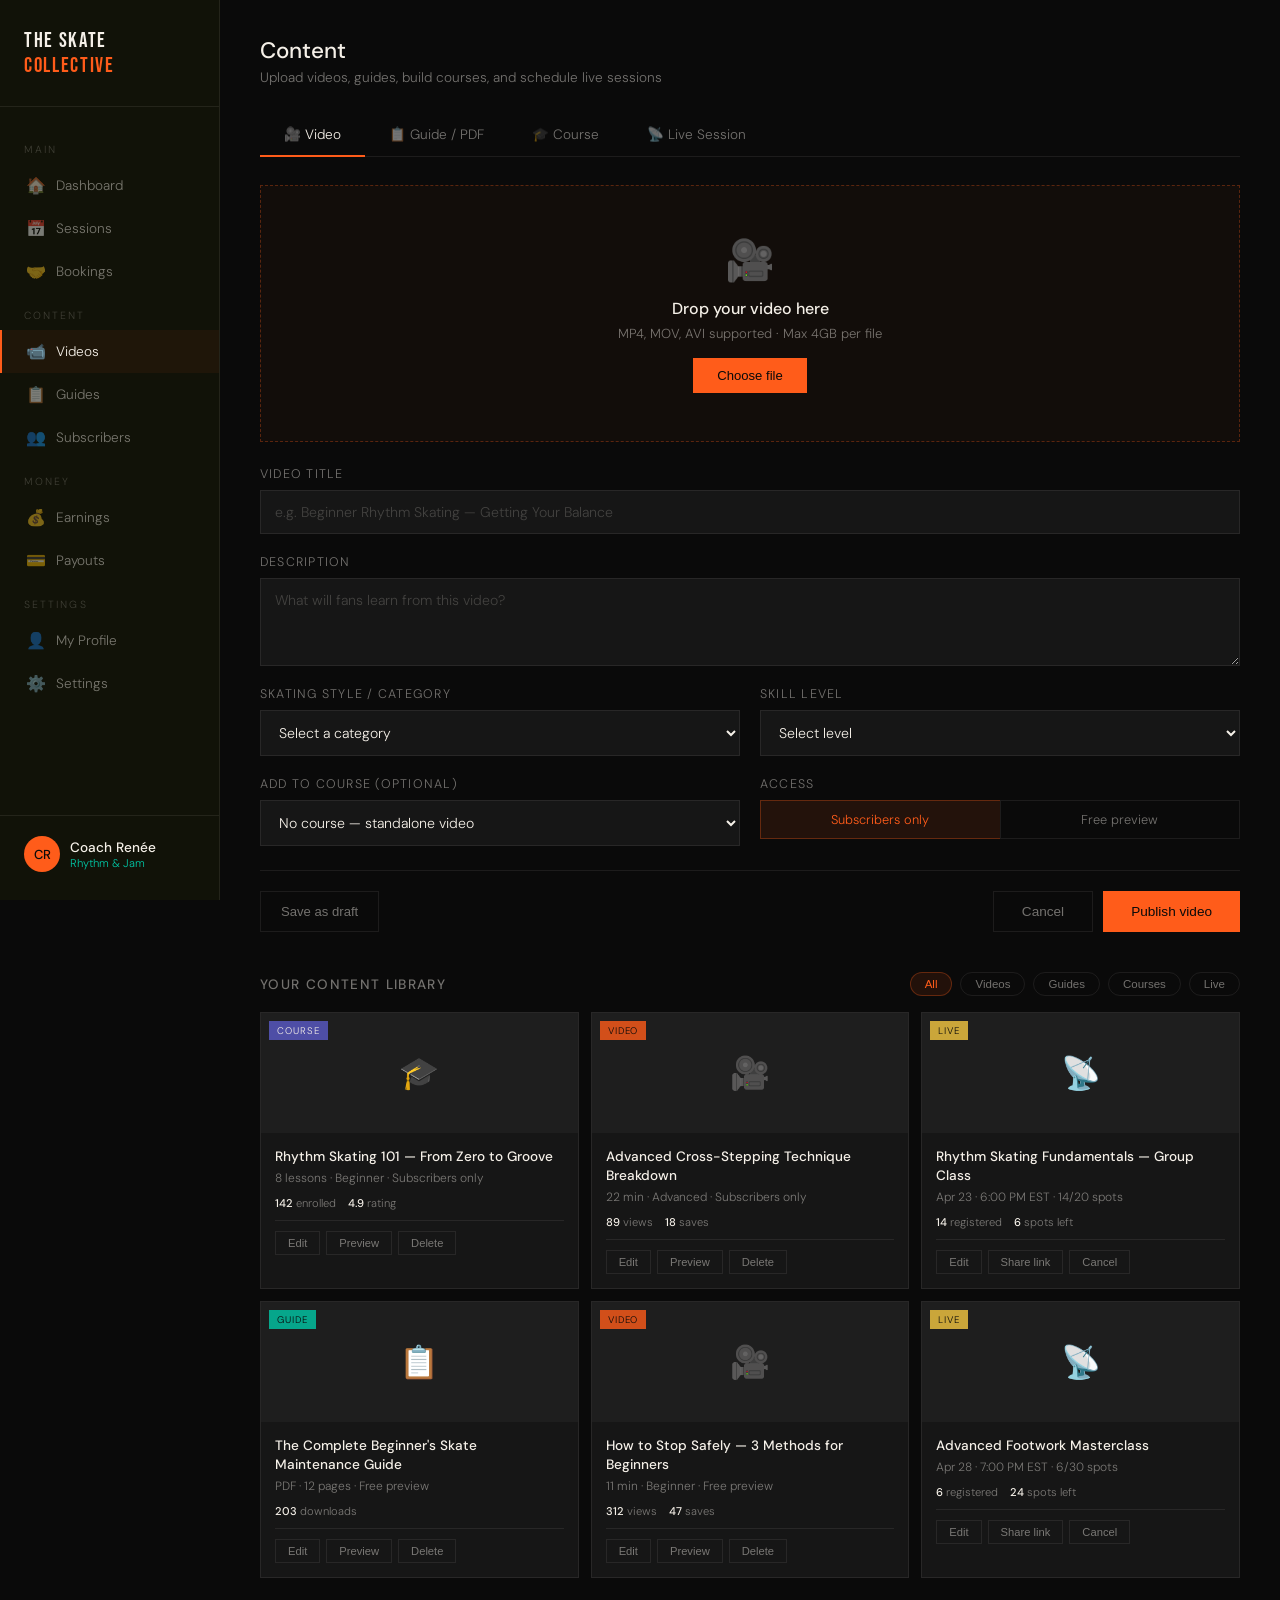
<file: files/content-upload.html>
<!DOCTYPE html>
<html lang="en">
<head>
<meta charset="UTF-8">
<meta name="viewport" content="width=device-width, initial-scale=1.0">
<title>Content — The Skate Collective</title>
<link href="https://fonts.googleapis.com/css2?family=Bebas+Neue&family=DM+Sans:ital,wght@0,300;0,400;0,500;1,300&display=swap" rel="stylesheet">
<style>
  :root {
    --black: #0a0a0a; --white: #f5f0e8; --orange: #ff5c1a;
    --yellow: #f5c842; --teal: #00c9a7; --dark: #111208;
    --card: #161616; --border: rgba(245,240,232,0.08); --muted: rgba(245,240,232,0.45);
  }
  * { margin: 0; padding: 0; box-sizing: border-box; }
  body { background: var(--black); color: var(--white); font-family: 'DM Sans', sans-serif; font-weight: 300; min-height: 100vh; display: flex; }

  /* Sidebar */
  .sidebar { width: 220px; flex-shrink: 0; background: var(--dark); border-right: 1px solid var(--border); display: flex; flex-direction: column; padding: 28px 0; position: fixed; top: 0; left: 0; bottom: 0; }
  .sidebar-logo { font-family: 'Bebas Neue', sans-serif; font-size: 1.3rem; letter-spacing: 0.08em; padding: 0 24px 28px; border-bottom: 1px solid var(--border); margin-bottom: 20px; }
  .sidebar-logo span { color: var(--orange); }
  .nav-item { display: flex; align-items: center; gap: 12px; padding: 11px 24px; font-size: 0.85rem; color: var(--muted); cursor: pointer; transition: all 0.2s; border-left: 2px solid transparent; text-decoration: none; }
  .nav-item:hover { color: var(--white); background: rgba(255,255,255,0.03); }
  .nav-item.active { color: var(--white); border-left-color: var(--orange); background: rgba(255,92,26,0.06); }
  .nav-icon { font-size: 16px; width: 18px; text-align: center; }
  .nav-section { font-size: 0.65rem; letter-spacing: 0.2em; text-transform: uppercase; color: rgba(245,240,232,0.2); padding: 16px 24px 8px; }
  .sidebar-bottom { margin-top: auto; padding: 20px 24px 0; border-top: 1px solid var(--border); }
  .trainer-mini { display: flex; align-items: center; gap: 10px; }
  .trainer-avatar { width: 36px; height: 36px; border-radius: 50%; background: var(--orange); display: flex; align-items: center; justify-content: center; font-size: 13px; font-weight: 500; color: var(--black); flex-shrink: 0; }
  .trainer-mini-name { font-size: 0.85rem; font-weight: 500; }
  .trainer-mini-tag { font-size: 0.7rem; color: var(--teal); }

  /* Main */
  .main { margin-left: 220px; flex: 1; padding: 36px 40px; }
  .page-header { display: flex; justify-content: space-between; align-items: flex-start; margin-bottom: 28px; flex-wrap: wrap; gap: 16px; }
  .page-title { font-size: 1.4rem; font-weight: 500; margin-bottom: 4px; }
  .page-sub { font-size: 0.85rem; color: var(--muted); }

  /* Content type tabs */
  .type-tabs { display: flex; gap: 0; margin-bottom: 28px; border-bottom: 1px solid var(--border); }
  .type-tab { padding: 12px 24px; font-size: 0.85rem; color: var(--muted); cursor: pointer; border-bottom: 2px solid transparent; margin-bottom: -1px; transition: all 0.2s; }
  .type-tab:hover { color: var(--white); }
  .type-tab.active { color: var(--white); border-bottom-color: var(--orange); }

  /* Upload area */
  .upload-zone {
    border: 1.5px dashed rgba(255,92,26,0.3); background: rgba(255,92,26,0.03);
    padding: 48px 24px; text-align: center; margin-bottom: 24px;
    transition: all 0.2s; cursor: pointer;
  }
  .upload-zone:hover { border-color: var(--orange); background: rgba(255,92,26,0.06); }
  .upload-icon { font-size: 2.5rem; margin-bottom: 12px; }
  .upload-title { font-size: 1rem; font-weight: 500; margin-bottom: 6px; }
  .upload-sub { font-size: 0.82rem; color: var(--muted); margin-bottom: 16px; }
  .upload-btn { background: var(--orange); color: var(--black); border: none; padding: 10px 24px; font-size: 0.82rem; font-weight: 500; cursor: pointer; transition: background 0.2s; }
  .upload-btn:hover { background: var(--yellow); }

  /* Form grid */
  .form-grid { display: grid; grid-template-columns: 1fr 1fr; gap: 20px; margin-bottom: 24px; }
  .form-full { grid-column: 1 / -1; }
  .field { display: flex; flex-direction: column; gap: 8px; }
  .field label { font-size: 0.78rem; letter-spacing: 0.1em; text-transform: uppercase; color: var(--muted); }
  .field input, .field textarea, .field select {
    background: var(--card); border: 1px solid var(--border); color: var(--white);
    padding: 12px 14px; font-family: 'DM Sans', sans-serif; font-size: 0.88rem;
    font-weight: 300; outline: none; transition: border-color 0.2s; width: 100%;
  }
  .field input:focus, .field textarea:focus, .field select:focus { border-color: rgba(255,92,26,0.5); }
  .field textarea { min-height: 88px; resize: vertical; }
  .field select option { background: #1a1a1a; }
  .field input::placeholder, .field textarea::placeholder { color: rgba(245,240,232,0.2); }

  /* Access toggle */
  .access-toggle { display: flex; gap: 0; }
  .access-opt { flex: 1; padding: 10px; text-align: center; font-size: 0.8rem; border: 1px solid var(--border); cursor: pointer; transition: all 0.2s; color: var(--muted); }
  .access-opt:first-child { border-right: none; }
  .access-opt.active { background: rgba(255,92,26,0.1); border-color: rgba(255,92,26,0.3); color: var(--orange); }

  /* Form actions */
  .form-actions { display: flex; justify-content: space-between; align-items: center; padding-top: 20px; border-top: 1px solid var(--border); }
  .btn-primary { background: var(--orange); color: var(--black); padding: 12px 28px; font-size: 0.85rem; font-weight: 500; border: none; cursor: pointer; transition: background 0.2s; }
  .btn-primary:hover { background: var(--yellow); }
  .btn-outline { background: transparent; color: var(--muted); padding: 12px 28px; font-size: 0.85rem; border: 1px solid var(--border); cursor: pointer; }
  .btn-draft { background: transparent; color: var(--muted); padding: 12px 20px; font-size: 0.82rem; border: 1px solid var(--border); cursor: pointer; transition: all 0.2s; }
  .btn-draft:hover { color: var(--white); }

  /* Content library */
  .library-header { display: flex; justify-content: space-between; align-items: center; margin-bottom: 16px; margin-top: 40px; }
  .library-title { font-size: 0.85rem; font-weight: 500; letter-spacing: 0.1em; text-transform: uppercase; color: var(--muted); }
  .library-filters { display: flex; gap: 8px; }
  .filter-pill { font-size: 0.72rem; padding: 5px 14px; border: 1px solid var(--border); color: var(--muted); cursor: pointer; transition: all 0.2s; border-radius: 20px; background: transparent; }
  .filter-pill.active { background: rgba(255,92,26,0.1); border-color: rgba(255,92,26,0.3); color: var(--orange); }

  /* Content grid */
  .content-grid { display: grid; grid-template-columns: repeat(3, 1fr); gap: 12px; }
  .content-card { background: var(--card); border: 1px solid var(--border); overflow: hidden; transition: border-color 0.2s; }
  .content-card:hover { border-color: rgba(255,92,26,0.3); }
  .content-thumb { height: 120px; background: #1e1e1e; display: flex; align-items: center; justify-content: center; font-size: 2rem; position: relative; }
  .content-type-badge { position: absolute; top: 8px; left: 8px; font-size: 0.6rem; padding: 3px 8px; letter-spacing: 0.1em; text-transform: uppercase; }
  .badge-video { background: rgba(255,92,26,0.8); color: var(--black); }
  .badge-guide { background: rgba(0,201,167,0.8); color: var(--black); }
  .badge-live { background: rgba(245,200,66,0.8); color: var(--black); }
  .badge-course { background: rgba(90,90,200,0.8); color: var(--white); }
  .content-info { padding: 14px; }
  .content-name { font-size: 0.85rem; font-weight: 500; margin-bottom: 4px; line-height: 1.4; }
  .content-meta { font-size: 0.75rem; color: var(--muted); margin-bottom: 10px; }
  .content-stats { display: flex; gap: 12px; }
  .content-stat { font-size: 0.7rem; color: var(--muted); }
  .content-stat span { color: var(--white); font-weight: 500; }
  .content-actions { display: flex; gap: 6px; margin-top: 10px; padding-top: 10px; border-top: 1px solid var(--border); }
  .act-btn { font-size: 0.7rem; padding: 5px 12px; border: 1px solid var(--border); background: transparent; color: var(--muted); cursor: pointer; transition: all 0.2s; }
  .act-btn:hover { color: var(--white); border-color: rgba(245,240,232,0.3); }
  .act-btn.danger:hover { color: #e24b4a; border-color: rgba(226,75,74,0.3); }

  /* Course builder */
  .course-section { display: none; }
  .course-card { background: var(--card); border: 1px solid var(--border); padding: 20px; margin-bottom: 10px; display: flex; gap: 16px; align-items: center; }
  .course-drag { color: var(--muted); cursor: grab; font-size: 1rem; }
  .course-num { font-family: 'Bebas Neue', sans-serif; font-size: 1.4rem; color: rgba(255,92,26,0.4); min-width: 28px; }
  .course-info { flex: 1; }
  .course-lesson-name { font-size: 0.88rem; font-weight: 500; margin-bottom: 2px; }
  .course-lesson-meta { font-size: 0.75rem; color: var(--muted); }
  .add-lesson { border: 1.5px dashed var(--border); padding: 14px; text-align: center; font-size: 0.82rem; color: var(--muted); cursor: pointer; transition: all 0.2s; }
  .add-lesson:hover { border-color: rgba(255,92,26,0.3); color: var(--orange); }

  /* Live session form */
  .live-section { display: none; }

  /* Tabs content panels */
  .tab-panel { display: none; }
  .tab-panel.active { display: block; }

  @media (max-width: 900px) {
    .sidebar { display: none; }
    .main { margin-left: 0; padding: 24px 20px; }
    .form-grid { grid-template-columns: 1fr; }
    .content-grid { grid-template-columns: 1fr 1fr; }
  }
</style>
</head>
<body>

<aside class="sidebar">
  <div class="sidebar-logo">The Skate <span>Collective</span></div>
  <div class="nav-section">Main</div>
  <a class="nav-item"><span class="nav-icon">🏠</span> Dashboard</a>
  <a class="nav-item"><span class="nav-icon">📅</span> Sessions</a>
  <a class="nav-item"><span class="nav-icon">🤝</span> Bookings</a>
  <div class="nav-section">Content</div>
  <a class="nav-item active"><span class="nav-icon">📹</span> Videos</a>
  <a class="nav-item"><span class="nav-icon">📋</span> Guides</a>
  <a class="nav-item"><span class="nav-icon">👥</span> Subscribers</a>
  <div class="nav-section">Money</div>
  <a class="nav-item"><span class="nav-icon">💰</span> Earnings</a>
  <a class="nav-item"><span class="nav-icon">💳</span> Payouts</a>
  <div class="nav-section">Settings</div>
  <a class="nav-item"><span class="nav-icon">👤</span> My Profile</a>
  <a class="nav-item"><span class="nav-icon">⚙️</span> Settings</a>
  <div class="sidebar-bottom">
    <div class="trainer-mini">
      <div class="trainer-avatar">CR</div>
      <div>
        <div class="trainer-mini-name">Coach Renée</div>
        <div class="trainer-mini-tag">Rhythm & Jam</div>
      </div>
    </div>
  </div>
</aside>

<main class="main">
  <div class="page-header">
    <div>
      <div class="page-title">Content</div>
      <div class="page-sub">Upload videos, guides, build courses, and schedule live sessions</div>
    </div>
  </div>

  <!-- Type tabs -->
  <div class="type-tabs">
    <div class="type-tab active" onclick="switchTab('video', this)">🎥 Video</div>
    <div class="type-tab" onclick="switchTab('guide', this)">📋 Guide / PDF</div>
    <div class="type-tab" onclick="switchTab('course', this)">🎓 Course</div>
    <div class="type-tab" onclick="switchTab('live', this)">📡 Live Session</div>
  </div>

  <!-- VIDEO TAB -->
  <div class="tab-panel active" id="tab-video">
    <div class="upload-zone" onclick="simulateUpload()">
      <div class="upload-icon">🎥</div>
      <div class="upload-title">Drop your video here</div>
      <div class="upload-sub">MP4, MOV, AVI supported · Max 4GB per file</div>
      <button class="upload-btn">Choose file</button>
    </div>
    <div class="form-grid">
      <div class="field form-full">
        <label>Video title</label>
        <input type="text" placeholder="e.g. Beginner Rhythm Skating — Getting Your Balance">
      </div>
      <div class="field form-full">
        <label>Description</label>
        <textarea placeholder="What will fans learn from this video?"></textarea>
      </div>
      <div class="field">
        <label>Skating style / category</label>
        <select>
          <option value="">Select a category</option>
          <option>Rhythm Skating</option>
          <option>Jam Skating</option>
          <option>Artistic Skating</option>
          <option>Speed Skating</option>
          <option>Roller Derby</option>
          <option>Freestyle Slalom</option>
          <option>Dance Skating</option>
          <option>General / Beginner</option>
        </select>
      </div>
      <div class="field">
        <label>Skill level</label>
        <select>
          <option value="">Select level</option>
          <option>Beginner</option>
          <option>Intermediate</option>
          <option>Advanced</option>
          <option>All levels</option>
        </select>
      </div>
      <div class="field">
        <label>Add to course (optional)</label>
        <select>
          <option value="">No course — standalone video</option>
          <option>Rhythm Skating 101</option>
          <option>Advanced Footwork Series</option>
          <option>+ Create new course</option>
        </select>
      </div>
      <div class="field">
        <label>Access</label>
        <div class="access-toggle">
          <div class="access-opt active" onclick="setAccess(this)">Subscribers only</div>
          <div class="access-opt" onclick="setAccess(this)">Free preview</div>
        </div>
      </div>
    </div>
    <div class="form-actions">
      <button class="btn-draft">Save as draft</button>
      <div style="display:flex; gap:10px;">
        <button class="btn-outline" onclick="resetForm()">Cancel</button>
        <button class="btn-primary" onclick="publishContent('video')">Publish video</button>
      </div>
    </div>
  </div>

  <!-- GUIDE TAB -->
  <div class="tab-panel" id="tab-guide">
    <div class="upload-zone">
      <div class="upload-icon">📋</div>
      <div class="upload-title">Upload your guide or PDF</div>
      <div class="upload-sub">PDF, DOCX supported · Max 50MB</div>
      <button class="upload-btn">Choose file</button>
    </div>
    <div class="form-grid">
      <div class="field form-full">
        <label>Guide title</label>
        <input type="text" placeholder="e.g. The Complete Beginner's Skate Maintenance Guide">
      </div>
      <div class="field form-full">
        <label>Description</label>
        <textarea placeholder="What's in this guide? What will fans take away?"></textarea>
      </div>
      <div class="field">
        <label>Category</label>
        <select>
          <option>Training plan</option>
          <option>Technique breakdown</option>
          <option>Skate maintenance</option>
          <option>Nutrition & fitness</option>
          <option>Gear guide</option>
          <option>Other</option>
        </select>
      </div>
      <div class="field">
        <label>Access</label>
        <div class="access-toggle">
          <div class="access-opt active" onclick="setAccess(this)">Subscribers only</div>
          <div class="access-opt" onclick="setAccess(this)">Free preview</div>
        </div>
      </div>
    </div>
    <div class="form-actions">
      <button class="btn-draft">Save as draft</button>
      <div style="display:flex; gap:10px;">
        <button class="btn-outline">Cancel</button>
        <button class="btn-primary" onclick="publishContent('guide')">Publish guide</button>
      </div>
    </div>
  </div>

  <!-- COURSE TAB -->
  <div class="tab-panel" id="tab-course">
    <div class="form-grid" style="margin-bottom:24px;">
      <div class="field form-full">
        <label>Course name</label>
        <input type="text" placeholder="e.g. Rhythm Skating 101 — From Zero to Groove">
      </div>
      <div class="field form-full">
        <label>Course description</label>
        <textarea placeholder="What will students learn? Who is this course for?"></textarea>
      </div>
      <div class="field">
        <label>Difficulty level</label>
        <select>
          <option>Beginner</option>
          <option>Intermediate</option>
          <option>Advanced</option>
          <option>All levels</option>
        </select>
      </div>
      <div class="field">
        <label>Access</label>
        <div class="access-toggle">
          <div class="access-opt active" onclick="setAccess(this)">Subscribers only</div>
          <div class="access-opt" onclick="setAccess(this)">Free preview</div>
        </div>
      </div>
    </div>

    <div style="font-size:0.78rem; letter-spacing:0.1em; text-transform:uppercase; color:var(--muted); margin-bottom:12px;">Course lessons</div>

    <div id="lessons-list">
      <div class="course-card">
        <div class="course-drag">⠿</div>
        <div class="course-num">01</div>
        <div class="course-info">
          <div class="course-lesson-name">Introduction & What You'll Need</div>
          <div class="course-lesson-meta">Video · 8 min · Free preview</div>
        </div>
        <button class="act-btn">Edit</button>
        <button class="act-btn danger">Remove</button>
      </div>
      <div class="course-card">
        <div class="course-drag">⠿</div>
        <div class="course-num">02</div>
        <div class="course-info">
          <div class="course-lesson-name">Finding Your Balance & First Strides</div>
          <div class="course-lesson-meta">Video · 14 min · Subscribers only</div>
        </div>
        <button class="act-btn">Edit</button>
        <button class="act-btn danger">Remove</button>
      </div>
      <div class="course-card">
        <div class="course-drag">⠿</div>
        <div class="course-num">03</div>
        <div class="course-info">
          <div class="course-lesson-name">Basic Footwork Patterns</div>
          <div class="course-lesson-meta">Video · 18 min · Subscribers only</div>
        </div>
        <button class="act-btn">Edit</button>
        <button class="act-btn danger">Remove</button>
      </div>
    </div>
    <div class="add-lesson" onclick="addLesson()">+ Add lesson</div>

    <div class="form-actions" style="margin-top:24px;">
      <button class="btn-draft">Save as draft</button>
      <div style="display:flex; gap:10px;">
        <button class="btn-outline">Cancel</button>
        <button class="btn-primary" onclick="publishContent('course')">Publish course</button>
      </div>
    </div>
  </div>

  <!-- LIVE SESSION TAB -->
  <div class="tab-panel" id="tab-live">
    <div style="background:rgba(255,92,26,0.05); border:1px solid rgba(255,92,26,0.15); padding:16px 20px; margin-bottom:24px; font-size:0.85rem; color:var(--muted); line-height:1.6;">
      📡 Live sessions are hosted via Zoom. Make sure you have a Zoom account connected in your settings before scheduling.
    </div>
    <div class="form-grid">
      <div class="field form-full">
        <label>Session title</label>
        <input type="text" placeholder="e.g. Rhythm Skating Fundamentals — Group Class">
      </div>
      <div class="field form-full">
        <label>Description</label>
        <textarea placeholder="What will you cover? What should fans bring or prepare?"></textarea>
      </div>
      <div class="field">
        <label>Date</label>
        <input type="date">
      </div>
      <div class="field">
        <label>Start time</label>
        <input type="time">
      </div>
      <div class="field">
        <label>Duration</label>
        <select>
          <option>30 minutes</option>
          <option>45 minutes</option>
          <option selected>60 minutes</option>
          <option>90 minutes</option>
          <option>2 hours</option>
        </select>
      </div>
      <div class="field">
        <label>Max attendees</label>
        <input type="number" placeholder="e.g. 20" min="1" max="500">
      </div>
      <div class="field">
        <label>Session type</label>
        <select>
          <option>Included in subscription</option>
          <option>Pay per session (set price below)</option>
        </select>
      </div>
      <div class="field">
        <label>Price per attendee (if pay-per-session)</label>
        <input type="number" placeholder="e.g. 12" min="1">
      </div>
      <div class="field">
        <label>Skill level</label>
        <select>
          <option>All levels</option>
          <option>Beginner</option>
          <option>Intermediate</option>
          <option>Advanced</option>
        </select>
      </div>
      <div class="field">
        <label>Access</label>
        <div class="access-toggle">
          <div class="access-opt active" onclick="setAccess(this)">Subscribers only</div>
          <div class="access-opt" onclick="setAccess(this)">Open to all</div>
        </div>
      </div>
    </div>
    <div class="form-actions">
      <button class="btn-draft">Save as draft</button>
      <div style="display:flex; gap:10px;">
        <button class="btn-outline">Cancel</button>
        <button class="btn-primary" onclick="publishContent('live')">Schedule session</button>
      </div>
    </div>
  </div>

  <!-- Content library -->
  <div class="library-header">
    <div class="library-title">Your content library</div>
    <div class="library-filters">
      <button class="filter-pill active" onclick="filterLibrary('all', this)">All</button>
      <button class="filter-pill" onclick="filterLibrary('video', this)">Videos</button>
      <button class="filter-pill" onclick="filterLibrary('guide', this)">Guides</button>
      <button class="filter-pill" onclick="filterLibrary('course', this)">Courses</button>
      <button class="filter-pill" onclick="filterLibrary('live', this)">Live</button>
    </div>
  </div>

  <div class="content-grid" id="content-grid">
    <div class="content-card" data-type="course">
      <div class="content-thumb">🎓<span class="content-type-badge badge-course">Course</span></div>
      <div class="content-info">
        <div class="content-name">Rhythm Skating 101 — From Zero to Groove</div>
        <div class="content-meta">8 lessons · Beginner · Subscribers only</div>
        <div class="content-stats">
          <div class="content-stat"><span>142</span> enrolled</div>
          <div class="content-stat"><span>4.9</span> rating</div>
        </div>
        <div class="content-actions">
          <button class="act-btn">Edit</button>
          <button class="act-btn">Preview</button>
          <button class="act-btn danger">Delete</button>
        </div>
      </div>
    </div>
    <div class="content-card" data-type="video">
      <div class="content-thumb">🎥<span class="content-type-badge badge-video">Video</span></div>
      <div class="content-info">
        <div class="content-name">Advanced Cross-Stepping Technique Breakdown</div>
        <div class="content-meta">22 min · Advanced · Subscribers only</div>
        <div class="content-stats">
          <div class="content-stat"><span>89</span> views</div>
          <div class="content-stat"><span>18</span> saves</div>
        </div>
        <div class="content-actions">
          <button class="act-btn">Edit</button>
          <button class="act-btn">Preview</button>
          <button class="act-btn danger">Delete</button>
        </div>
      </div>
    </div>
    <div class="content-card" data-type="live">
      <div class="content-thumb">📡<span class="content-type-badge badge-live">Live</span></div>
      <div class="content-info">
        <div class="content-name">Rhythm Skating Fundamentals — Group Class</div>
        <div class="content-meta">Apr 23 · 6:00 PM EST · 14/20 spots</div>
        <div class="content-stats">
          <div class="content-stat"><span>14</span> registered</div>
          <div class="content-stat"><span>6</span> spots left</div>
        </div>
        <div class="content-actions">
          <button class="act-btn">Edit</button>
          <button class="act-btn">Share link</button>
          <button class="act-btn danger">Cancel</button>
        </div>
      </div>
    </div>
    <div class="content-card" data-type="guide">
      <div class="content-thumb">📋<span class="content-type-badge badge-guide">Guide</span></div>
      <div class="content-info">
        <div class="content-name">The Complete Beginner's Skate Maintenance Guide</div>
        <div class="content-meta">PDF · 12 pages · Free preview</div>
        <div class="content-stats">
          <div class="content-stat"><span>203</span> downloads</div>
        </div>
        <div class="content-actions">
          <button class="act-btn">Edit</button>
          <button class="act-btn">Preview</button>
          <button class="act-btn danger">Delete</button>
        </div>
      </div>
    </div>
    <div class="content-card" data-type="video">
      <div class="content-thumb">🎥<span class="content-type-badge badge-video">Video</span></div>
      <div class="content-info">
        <div class="content-name">How to Stop Safely — 3 Methods for Beginners</div>
        <div class="content-meta">11 min · Beginner · Free preview</div>
        <div class="content-stats">
          <div class="content-stat"><span>312</span> views</div>
          <div class="content-stat"><span>47</span> saves</div>
        </div>
        <div class="content-actions">
          <button class="act-btn">Edit</button>
          <button class="act-btn">Preview</button>
          <button class="act-btn danger">Delete</button>
        </div>
      </div>
    </div>
    <div class="content-card" data-type="live">
      <div class="content-thumb">📡<span class="content-type-badge badge-live">Live</span></div>
      <div class="content-info">
        <div class="content-name">Advanced Footwork Masterclass</div>
        <div class="content-meta">Apr 28 · 7:00 PM EST · 6/30 spots</div>
        <div class="content-stats">
          <div class="content-stat"><span>6</span> registered</div>
          <div class="content-stat"><span>24</span> spots left</div>
        </div>
        <div class="content-actions">
          <button class="act-btn">Edit</button>
          <button class="act-btn">Share link</button>
          <button class="act-btn danger">Cancel</button>
        </div>
      </div>
    </div>
  </div>
</main>

<script>
  function switchTab(tab, el) {
    document.querySelectorAll('.type-tab').forEach(t => t.classList.remove('active'));
    document.querySelectorAll('.tab-panel').forEach(p => p.classList.remove('active'));
    el.classList.add('active');
    document.getElementById('tab-' + tab).classList.add('active');
  }

  function setAccess(el) {
    const siblings = el.parentElement.querySelectorAll('.access-opt');
    siblings.forEach(s => s.classList.remove('active'));
    el.classList.add('active');
  }

  function simulateUpload() {
    const zone = document.querySelector('.upload-zone');
    zone.innerHTML = '<div class="upload-icon">⏳</div><div class="upload-title">Uploading...</div><div class="upload-sub" style="color:var(--orange)">my-skate-video.mp4 · 85%</div>';
    setTimeout(() => {
      zone.innerHTML = '<div class="upload-icon">✅</div><div class="upload-title">Upload complete!</div><div class="upload-sub">my-skate-video.mp4 · Ready to publish</div>';
    }, 1500);
  }

  function publishContent(type) {
    const labels = { video: 'Video published!', guide: 'Guide published!', course: 'Course published!', live: 'Session scheduled!' };
    const btn = event.target;
    btn.textContent = '✓ ' + labels[type];
    btn.style.background = 'var(--teal)';
    btn.disabled = true;
    setTimeout(() => {
      btn.textContent = type === 'live' ? 'Schedule session' : 'Publish ' + type;
      btn.style.background = '';
      btn.disabled = false;
    }, 2500);
  }

  function resetForm() {
    document.querySelectorAll('input, textarea').forEach(el => el.value = '');
  }

  let lessonCount = 3;
  function addLesson() {
    lessonCount++;
    const num = String(lessonCount).padStart(2, '0');
    const div = document.createElement('div');
    div.className = 'course-card';
    div.innerHTML = `
      <div class="course-drag">⠿</div>
      <div class="course-num">${num}</div>
      <div class="course-info">
        <input type="text" placeholder="Lesson title..." style="background:transparent; border:none; border-bottom:1px solid var(--border); color:var(--white); font-family:'DM Sans',sans-serif; font-size:0.88rem; width:100%; outline:none; padding:4px 0;">
        <div class="course-lesson-meta">New lesson · Add video or guide</div>
      </div>
      <button class="act-btn" onclick="this.closest('.course-card').remove()">Remove</button>
    `;
    document.getElementById('lessons-list').appendChild(div);
  }

  function filterLibrary(type, btn) {
    document.querySelectorAll('.filter-pill').forEach(p => p.classList.remove('active'));
    btn.classList.add('active');
    document.querySelectorAll('.content-card').forEach(card => {
      card.style.display = (type === 'all' || card.dataset.type === type) ? 'block' : 'none';
    });
  }
</script>
</body>
</html>
</file>
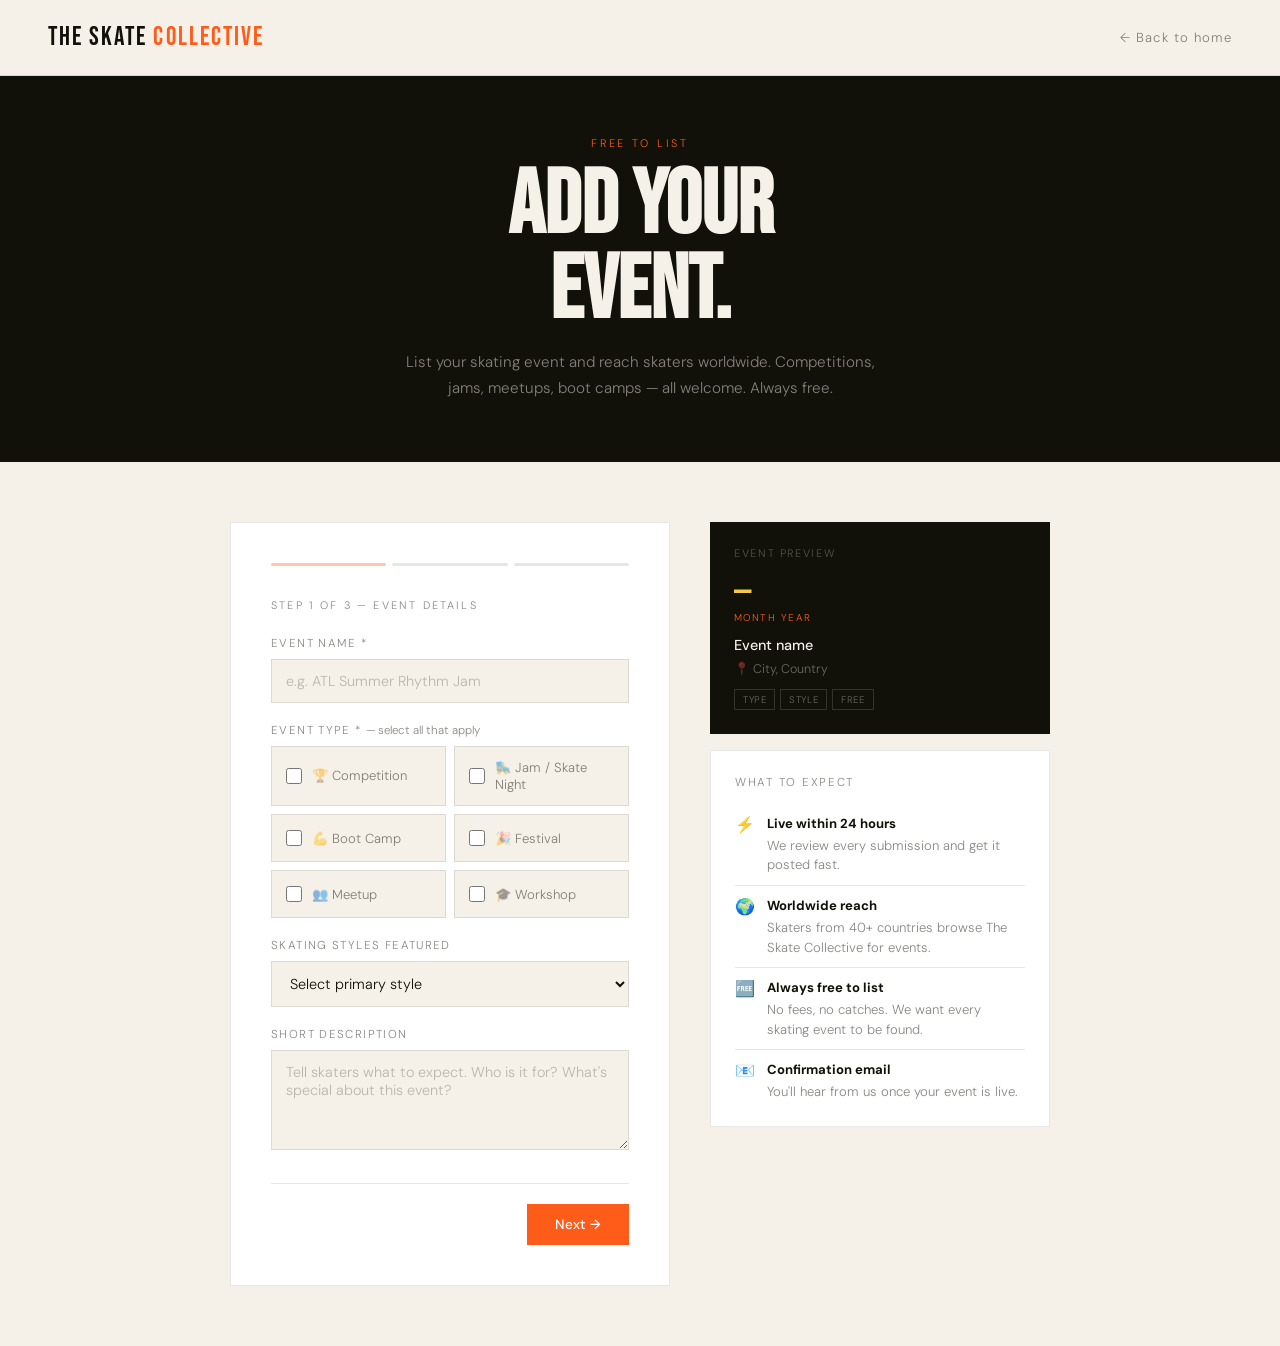
<file: files/submit-event.html>
<!DOCTYPE html>
<html lang="en">
<head>
<meta charset="UTF-8">
<meta name="viewport" content="width=device-width, initial-scale=1.0">
<title>Submit an Event — The Skate Collective</title>
<link href="https://fonts.googleapis.com/css2?family=Bebas+Neue&family=DM+Sans:ital,wght@0,300;0,400;0,500;1,300&display=swap" rel="stylesheet">
<style>
  :root {
    --cream: #f5f0e8; --cream-dark: #ede5d8; --black: #111009;
    --orange: #ff5c1a; --yellow: #f5c842; --teal: #00a88a;
    --white: #ffffff; --muted: rgba(17,16,9,0.5); --border: rgba(17,16,9,0.1);
  }
  * { margin: 0; padding: 0; box-sizing: border-box; }
  body { background: var(--cream); color: var(--black); font-family: 'DM Sans', sans-serif; font-weight: 300; min-height: 100vh; }

  nav { display: flex; justify-content: space-between; align-items: center; padding: 22px 48px; background: rgba(245,240,232,0.95); backdrop-filter: blur(16px); border-bottom: 1px solid var(--border); position: sticky; top: 0; z-index: 100; }
  .logo { font-family: 'Bebas Neue', sans-serif; font-size: 1.6rem; letter-spacing: 0.08em; color: var(--black); text-decoration: none; }
  .logo span { color: var(--orange); }
  .nav-back { font-size: 0.82rem; color: var(--muted); text-decoration: none; letter-spacing: 0.08em; display: flex; align-items: center; gap: 6px; transition: color 0.2s; }
  .nav-back:hover { color: var(--orange); }

  .page-hero { background: var(--black); padding: 60px 48px; text-align: center; }
  .page-hero-label { font-size: 0.68rem; letter-spacing: 0.25em; text-transform: uppercase; color: var(--orange); margin-bottom: 14px; }
  .page-hero-title { font-family: 'Bebas Neue', sans-serif; font-size: clamp(3rem, 7vw, 6rem); color: var(--cream); line-height: 0.95; margin-bottom: 16px; }
  .page-hero-sub { font-size: 0.95rem; color: rgba(245,240,232,0.5); max-width: 480px; margin: 0 auto; line-height: 1.7; }

  .page-wrap { max-width: 900px; margin: 0 auto; padding: 60px 40px; display: grid; grid-template-columns: 1fr 340px; gap: 40px; align-items: start; }

  .form-card { background: var(--white); border: 1px solid var(--border); padding: 40px; }
  .form-title { font-size: 1rem; font-weight: 500; margin-bottom: 28px; padding-bottom: 16px; border-bottom: 1px solid var(--border); color: var(--black); }

  .step-bar { display: flex; gap: 6px; margin-bottom: 32px; }
  .step-dot { height: 3px; flex: 1; border-radius: 2px; background: var(--border); transition: background 0.3s; }
  .step-dot.done { background: var(--orange); }
  .step-dot.active { background: rgba(255,92,26,0.35); }

  .step-label { font-size: 0.68rem; letter-spacing: 0.2em; text-transform: uppercase; color: var(--muted); margin-bottom: 24px; }

  .field { margin-bottom: 20px; }
  .field label { display: block; font-size: 0.72rem; letter-spacing: 0.12em; text-transform: uppercase; color: var(--muted); margin-bottom: 8px; }
  .field input, .field textarea, .field select {
    width: 100%; background: var(--cream); border: 1px solid var(--border);
    color: var(--black); padding: 12px 14px; font-family: 'DM Sans', sans-serif;
    font-size: 0.9rem; font-weight: 300; outline: none; transition: border-color 0.2s;
  }
  .field input:focus, .field textarea:focus, .field select:focus { border-color: rgba(255,92,26,0.5); background: var(--white); }
  .field textarea { min-height: 100px; resize: vertical; }
  .field select option { background: var(--white); }
  .field input::placeholder, .field textarea::placeholder { color: rgba(17,16,9,0.25); }

  .field-row { display: grid; grid-template-columns: 1fr 1fr; gap: 14px; }

  .type-grid { display: grid; grid-template-columns: 1fr 1fr; gap: 8px; margin-top: 8px; }
  .type-opt { padding: 12px 14px; border: 1px solid var(--border); cursor: pointer; font-size: 0.82rem; color: var(--muted); transition: all 0.2s; display: flex; align-items: center; justify-content: flex-start; gap: 10px; background: var(--cream); min-height: 48px; line-height: 1.3; user-select: none; -webkit-tap-highlight-color: transparent; }
  .type-opt:hover { border-color: rgba(255,92,26,0.3); color: var(--black); }
  .type-opt.selected { border-color: var(--orange); background: rgba(255,92,26,0.04); color: var(--orange); }
  .type-opt input { accent-color: var(--orange); flex-shrink: 0; width: 16px; height: 16px; margin: 0; }
  .type-hint { text-transform: none; letter-spacing: 0; color: var(--muted); font-weight: 300; }

  .free-toggle { display: flex; margin-top: 8px; }
  .free-opt { flex: 1; padding: 10px; text-align: center; font-size: 0.82rem; border: 1px solid var(--border); cursor: pointer; transition: all 0.2s; color: var(--muted); background: var(--cream); }
  .free-opt:first-child { border-right: none; }
  .free-opt.active { background: rgba(255,92,26,0.06); border-color: rgba(255,92,26,0.3); color: var(--orange); }

  .btn-row { display: flex; justify-content: space-between; align-items: center; margin-top: 28px; padding-top: 20px; border-top: 1px solid var(--border); }
  .btn-next { background: var(--orange); color: var(--white); border: none; padding: 12px 28px; font-family: 'DM Sans', sans-serif; font-size: 0.85rem; font-weight: 500; cursor: pointer; transition: background 0.2s; }
  .btn-next:hover { background: var(--black); }
  .btn-back { background: transparent; color: var(--muted); border: none; font-family: 'DM Sans', sans-serif; font-size: 0.85rem; cursor: pointer; padding: 12px 0; }

  .tab-panel { display: none; }
  .tab-panel.active { display: block; }

  /* Sidebar */
  .sidebar { display: flex; flex-direction: column; gap: 16px; }
  .info-card { background: var(--white); border: 1px solid var(--border); padding: 24px; }
  .info-card-title { font-size: 0.72rem; letter-spacing: 0.15em; text-transform: uppercase; color: var(--muted); margin-bottom: 14px; }
  .info-item { display: flex; gap: 12px; padding: 10px 0; border-bottom: 1px solid var(--border); font-size: 0.82rem; }
  .info-item:last-child { border-bottom: none; padding-bottom: 0; }
  .info-icon { font-size: 1rem; flex-shrink: 0; }
  .info-text { color: var(--muted); line-height: 1.5; }
  .info-text strong { color: var(--black); display: block; margin-bottom: 2px; }
  .preview-card { background: var(--black); padding: 24px; }
  .preview-card-title { font-size: 0.68rem; letter-spacing: 0.15em; text-transform: uppercase; color: rgba(245,240,232,0.3); margin-bottom: 16px; }
  .prev-date-num { font-family: 'Bebas Neue', sans-serif; font-size: 2.2rem; color: var(--yellow); line-height: 1; }
  .prev-date-mo { font-size: 0.62rem; letter-spacing: 0.15em; text-transform: uppercase; color: var(--orange); margin-bottom: 12px; }
  .prev-name { font-size: 0.9rem; font-weight: 500; color: var(--cream); margin-bottom: 5px; min-height: 20px; }
  .prev-loc { font-size: 0.78rem; color: rgba(245,240,232,0.4); margin-bottom: 10px; min-height: 18px; }
  .prev-tags { display: flex; gap: 5px; flex-wrap: wrap; }
  .prev-tag { font-size: 0.6rem; padding: 3px 8px; border: 1px solid rgba(245,240,232,0.15); color: rgba(245,240,232,0.4); letter-spacing: 0.06em; text-transform: uppercase; }

  /* Success */
  .success-wrap { text-align: center; padding: 48px 20px; }
  .success-circle { width: 64px; height: 64px; border-radius: 50%; background: rgba(0,168,138,0.1); display: flex; align-items: center; justify-content: center; margin: 0 auto 20px; font-size: 1.8rem; }
  .success-title { font-family: 'Bebas Neue', sans-serif; font-size: 2.5rem; color: var(--teal); margin-bottom: 12px; }
  .success-sub { font-size: 0.9rem; color: var(--muted); line-height: 1.7; margin-bottom: 24px; }
  .success-actions { display: flex; gap: 10px; justify-content: center; flex-wrap: wrap; }
  .btn-outline { background: transparent; color: var(--black); padding: 12px 24px; font-size: 0.82rem; border: 2px solid var(--black); cursor: pointer; transition: all 0.2s; text-decoration: none; display: inline-block; }
  .btn-outline:hover { background: var(--black); color: var(--white); }

  .toast { position: fixed; left: 50%; bottom: 28px; transform: translateX(-50%) translateY(20px); background: var(--black); color: var(--cream); padding: 14px 22px; font-size: 0.88rem; max-width: 90vw; text-align: center; box-shadow: 0 10px 30px rgba(0,0,0,0.25); opacity: 0; transition: opacity 0.25s, transform 0.25s; z-index: 200; }
  .toast.show { opacity: 1; transform: translateX(-50%) translateY(0); }
  .toast-error { background: #b3341f; color: #fff; }

  @media (max-width: 768px) {
    nav { padding: 18px 24px; }
    .page-hero { padding: 48px 24px; }
    .page-wrap { grid-template-columns: 1fr; padding: 40px 24px; }
    .sidebar { display: none; }
    .field-row { grid-template-columns: 1fr; }
    .type-grid { grid-template-columns: 1fr; }
  }
</style>
</head>
<body>

<nav>
  <a href="index.html" class="logo">The Skate <span>Collective</span></a>
  <a href="index.html" class="nav-back">← Back to home</a>
</nav>

<div class="page-hero">
  <div class="page-hero-label">Free to list</div>
  <h1 class="page-hero-title">ADD YOUR<br>EVENT.</h1>
  <p class="page-hero-sub">List your skating event and reach skaters worldwide. Competitions, jams, meetups, boot camps — all welcome. Always free.</p>
</div>

<div class="page-wrap">
  <!-- Form -->
  <div class="form-card">
    <div class="step-bar">
      <div class="step-dot active" id="s1"></div>
      <div class="step-dot" id="s2"></div>
      <div class="step-dot" id="s3"></div>
    </div>

    <!-- Step 1 — Event basics -->
    <div class="tab-panel active" id="step1">
      <div class="step-label">Step 1 of 3 — Event details</div>
      <div class="field">
        <label>Event name *</label>
        <input type="text" id="event-name" placeholder="e.g. ATL Summer Rhythm Jam" oninput="syncPreview()">
      </div>
      <div class="field">
        <label>Event type * <span class="type-hint">— select all that apply</span></label>
        <div class="type-grid">
          <div class="type-opt" onclick="toggleType(this, 'Competition')"><input type="checkbox"> 🏆 Competition</div>
          <div class="type-opt" onclick="toggleType(this, 'Jam / Skate Night')"><input type="checkbox"> 🛼 Jam / Skate Night</div>
          <div class="type-opt" onclick="toggleType(this, 'Boot Camp')"><input type="checkbox"> 💪 Boot Camp</div>
          <div class="type-opt" onclick="toggleType(this, 'Festival')"><input type="checkbox"> 🎉 Festival</div>
          <div class="type-opt" onclick="toggleType(this, 'Meetup')"><input type="checkbox"> 👥 Meetup</div>
          <div class="type-opt" onclick="toggleType(this, 'Workshop')"><input type="checkbox"> 🎓 Workshop</div>
        </div>
      </div>
      <div class="field">
        <label>Skating styles featured</label>
        <select id="skate-style" oninput="syncPreview()">
          <option value="">Select primary style</option>
          <option>All styles welcome</option>
          <option>Rhythm Skating</option>
          <option>Jam Skating</option>
          <option>Roller Derby</option>
          <option>Speed Skating</option>
          <option>Artistic Skating</option>
          <option>Freestyle Slalom</option>
          <option>Dance Skating</option>
          <option>Park / Outdoor</option>
        </select>
      </div>
      <div class="field">
        <label>Short description</label>
        <textarea id="event-desc" placeholder="Tell skaters what to expect. Who is it for? What's special about this event?"></textarea>
      </div>
      <div class="btn-row">
        <span></span>
        <button class="btn-next" onclick="goStep(2)">Next →</button>
      </div>
    </div>

    <!-- Step 2 — Location & Date -->
    <div class="tab-panel" id="step2">
      <div class="step-label">Step 2 of 3 — When & where</div>
      <div class="field-row">
        <div class="field">
          <label>Start date *</label>
          <input type="date" id="event-date" oninput="syncPreview()">
        </div>
        <div class="field">
          <label>End date (if multi-day)</label>
          <input type="date" id="event-end-date">
        </div>
      </div>
      <div class="field-row">
        <div class="field">
          <label>Start time</label>
          <input type="time" id="event-time">
        </div>
        <div class="field">
          <label>End time</label>
          <input type="time" id="event-end-time">
        </div>
      </div>
      <div class="field">
        <label>Venue name</label>
        <input type="text" id="venue" placeholder="e.g. Cascade Family Skating Center">
      </div>
      <div class="field">
        <label>Street address</label>
        <input type="text" id="address" placeholder="123 Main St">
      </div>
      <div class="field-row">
        <div class="field">
          <label>City *</label>
          <input type="text" id="city" placeholder="Atlanta" oninput="syncPreview()">
        </div>
        <div class="field">
          <label>State / Region</label>
          <input type="text" id="state" placeholder="GA" oninput="syncPreview()">
        </div>
      </div>
      <div class="field">
        <label>Country *</label>
        <select id="country" oninput="syncPreview()">
          <option value="">Select country</option>
          <option>USA</option>
          <option>UK</option>
          <option>Canada</option>
          <option>France</option>
          <option>Germany</option>
          <option>Brazil</option>
          <option>Australia</option>
          <option>Japan</option>
          <option>South Africa</option>
          <option>Nigeria</option>
          <option>Other</option>
        </select>
      </div>
      <div class="field">
        <label>Is this event free?</label>
        <div class="free-toggle">
          <div class="free-opt active" onclick="setFree(this, true)">Free entry</div>
          <div class="free-opt" onclick="setFree(this, false)">Paid entry</div>
        </div>
      </div>
      <div class="field" id="price-field" style="display:none">
        <label>Ticket price (USD)</label>
        <input type="number" id="ticket-price" placeholder="e.g. 25" min="1">
      </div>
      <div class="btn-row">
        <button class="btn-back" onclick="goStep(1)">← Back</button>
        <button class="btn-next" onclick="goStep(3)">Next →</button>
      </div>
    </div>

    <!-- Step 3 — Contact & confirm -->
    <div class="tab-panel" id="step3">
      <div class="step-label">Step 3 of 3 — Your details</div>
      <div class="field">
        <label>Your name *</label>
        <input type="text" id="organizer-name" placeholder="Who's organizing this event?">
      </div>
      <div class="field">
        <label>Email address *</label>
        <input type="email" id="organizer-email" placeholder="your@email.com">
      </div>
      <div class="field">
        <label>Event website or registration link (optional)</label>
        <input type="url" id="event-link" placeholder="https://...">
      </div>
      <div class="field">
        <label>Instagram or social handle (optional)</label>
        <input type="text" id="social" placeholder="@youreventhandle">
      </div>
      <div class="field">
        <label>Expected attendance</label>
        <select>
          <option>Under 50</option>
          <option>50–100</option>
          <option>100–500</option>
          <option>500+</option>
          <option>Not sure yet</option>
        </select>
      </div>
      <div style="background:rgba(0,168,138,0.06); border:1px solid rgba(0,168,138,0.2); padding:16px; font-size:0.82rem; color:var(--muted); line-height:1.7; margin-top:8px;">
        ✅ Listing your event is <strong style="color:var(--black)">completely free</strong>. We'll review your submission and get it live within 24 hours. You'll receive a confirmation email once it's posted.
      </div>
      <div class="btn-row">
        <button class="btn-back" onclick="goStep(2)">← Back</button>
        <button class="btn-next" onclick="submitEvent()">Submit event →</button>
      </div>
    </div>

    <!-- Success -->
    <div class="tab-panel" id="step-done">
      <div class="success-wrap">
        <div class="success-circle">🛼</div>
        <div class="success-title">Event submitted!</div>
        <div class="success-sub">Thanks for adding your event to The Skate Collective. We'll review it and get it live within 24 hours. Skaters worldwide will be able to find it.<br><br>Share the word and we'll see you on the rink! 🙌</div>
        <div class="success-actions">
          <a href="index.html" class="btn-outline">Back to home</a>
          <button class="btn-next" onclick="resetForm()">Add another event</button>
        </div>
      </div>
    </div>
  </div>

  <!-- Sidebar -->
  <div class="sidebar">
    <div class="preview-card">
      <div class="preview-card-title">Event preview</div>
      <div class="prev-date-num" id="prev-day">—</div>
      <div class="prev-date-mo" id="prev-month">Month Year</div>
      <div class="prev-name" id="prev-name">Event name</div>
      <div class="prev-loc" id="prev-loc">📍 City, Country</div>
      <div class="prev-tags">
        <div class="prev-tag" id="prev-type">Type</div>
        <div class="prev-tag" id="prev-style">Style</div>
        <div class="prev-tag" id="prev-free">Free</div>
      </div>
    </div>

    <div class="info-card">
      <div class="info-card-title">What to expect</div>
      <div class="info-item">
        <div class="info-icon">⚡</div>
        <div class="info-text"><strong>Live within 24 hours</strong>We review every submission and get it posted fast.</div>
      </div>
      <div class="info-item">
        <div class="info-icon">🌍</div>
        <div class="info-text"><strong>Worldwide reach</strong>Skaters from 40+ countries browse The Skate Collective for events.</div>
      </div>
      <div class="info-item">
        <div class="info-icon">🆓</div>
        <div class="info-text"><strong>Always free to list</strong>No fees, no catches. We want every skating event to be found.</div>
      </div>
      <div class="info-item">
        <div class="info-icon">📧</div>
        <div class="info-text"><strong>Confirmation email</strong>You'll hear from us once your event is live.</div>
      </div>
    </div>
  </div>
</div>

<script>
  let selectedTypes = [];
  let isFree = true;

  function goStep(n) {
    [1,2,3].forEach(i => {
      document.getElementById('step'+i).classList.toggle('active', i===n);
      const dot = document.getElementById('s'+i);
      dot.className = 'step-dot' + (i < n ? ' done' : i === n ? ' active' : '');
    });
  }

  function toggleType(el, type) {
    const i = selectedTypes.indexOf(type);
    if (i === -1) { selectedTypes.push(type); el.classList.add('selected'); }
    else { selectedTypes.splice(i, 1); el.classList.remove('selected'); }
    el.querySelector('input').checked = selectedTypes.includes(type);
    document.getElementById('prev-type').textContent = selectedTypes.length ? selectedTypes.join(' · ') : 'Type';
  }

  function setFree(el, free) {
    isFree = free;
    document.querySelectorAll('.free-opt').forEach(o => o.classList.remove('active'));
    el.classList.add('active');
    document.getElementById('price-field').style.display = free ? 'none' : 'block';
    document.getElementById('prev-free').textContent = free ? 'Free entry' : 'Paid entry';
  }

  function syncPreview() {
    const name = document.getElementById('event-name').value.trim();
    const city = document.getElementById('city') ? document.getElementById('city').value.trim() : '';
    const country = document.getElementById('country') ? document.getElementById('country').value : '';
    const style = document.getElementById('skate-style') ? document.getElementById('skate-style').value : '';
    const dateVal = document.getElementById('event-date') ? document.getElementById('event-date').value : '';

    document.getElementById('prev-name').textContent = name || 'Event name';
    document.getElementById('prev-name').style.color = name ? 'var(--cream)' : 'rgba(245,240,232,0.25)';

    let locText = '';
    if (city) locText += city;
    if (country) locText += (locText ? ', ' : '') + country;
    document.getElementById('prev-loc').textContent = locText ? '📍 ' + locText : '📍 City, Country';

    if (dateVal) {
      const d = new Date(dateVal + 'T00:00:00');
      document.getElementById('prev-day').textContent = d.getDate();
      document.getElementById('prev-month').textContent = d.toLocaleDateString('en-US', { month: 'short', year: 'numeric' }).toUpperCase();
    }

    if (style) document.getElementById('prev-style').textContent = style;
  }

  function showToast(msg, isError) {
    const t = document.createElement('div');
    t.className = 'toast' + (isError ? ' toast-error' : '');
    t.textContent = msg;
    document.body.appendChild(t);
    requestAnimationFrame(() => t.classList.add('show'));
    setTimeout(() => { t.classList.remove('show'); setTimeout(() => t.remove(), 300); }, 4200);
  }

  async function submitEvent() {
    const name = document.getElementById('event-name').value;
    const email = document.getElementById('organizer-email').value;
    if (!name) { showToast('Please add an event name', true); goStep(1); return; }
    if (selectedTypes.length === 0) { showToast('Please choose at least one event type', true); goStep(1); return; }
    if (!email || !email.includes('@')) {
      document.getElementById('organizer-email').style.borderColor = 'rgba(255,92,26,0.6)';
      showToast('Please add a valid email address', true);
      return;
    }

    let loc = document.getElementById('city').value || '';
    const st = document.getElementById('state').value; if (st) loc += ', ' + st;
    const co = document.getElementById('country').value; if (co) loc += ' · ' + co;

    const payload = {
      event_name: name,
      types: selectedTypes.join(', '),
      start_date: document.getElementById('event-date').value,
      loc: loc,
      description: document.getElementById('event-desc').value,
      organizer: document.getElementById('organizer-name').value,
      email: email,
      link: document.getElementById('event-link').value
    };

    const btn = document.querySelector('#step3 .btn-next');
    if (btn) { btn.disabled = true; btn.textContent = 'Sending…'; }
    try {
      const res = await fetch('/.netlify/functions/add-event', {
        method: 'POST',
        headers: { 'Content-Type': 'application/json' },
        body: JSON.stringify(payload)
      });
      const data = await res.json();
      if (!data.success) throw new Error(data.error || 'submit failed');
    } catch (err) {
      if (btn) { btn.disabled = false; btn.textContent = 'Submit event →'; }
      showToast('Something went wrong sending your event. Please try again.', true);
      return;
    }

    [1,2,3].forEach(i => document.getElementById('step'+i).classList.remove('active'));
    document.getElementById('step-done').classList.add('active');
    document.querySelectorAll('.step-dot').forEach(d => d.className = 'step-dot done');
  }

  function resetForm() {
    document.querySelectorAll('input, textarea').forEach(el => el.value = '');
    document.querySelectorAll('.type-opt').forEach(o => o.classList.remove('selected'));
    document.querySelectorAll('.type-opt input').forEach(c => c.checked = false);
    document.getElementById('prev-type').textContent = 'Type';
    selectedTypes = [];
    isFree = true;
    document.querySelectorAll('.free-opt').forEach((o,i) => o.classList.toggle('active', i===0));
    document.getElementById('price-field').style.display = 'none';
    document.getElementById('step-done').classList.remove('active');
    goStep(1);
    syncPreview();
  }
</script>
</body>
</html>
</file>
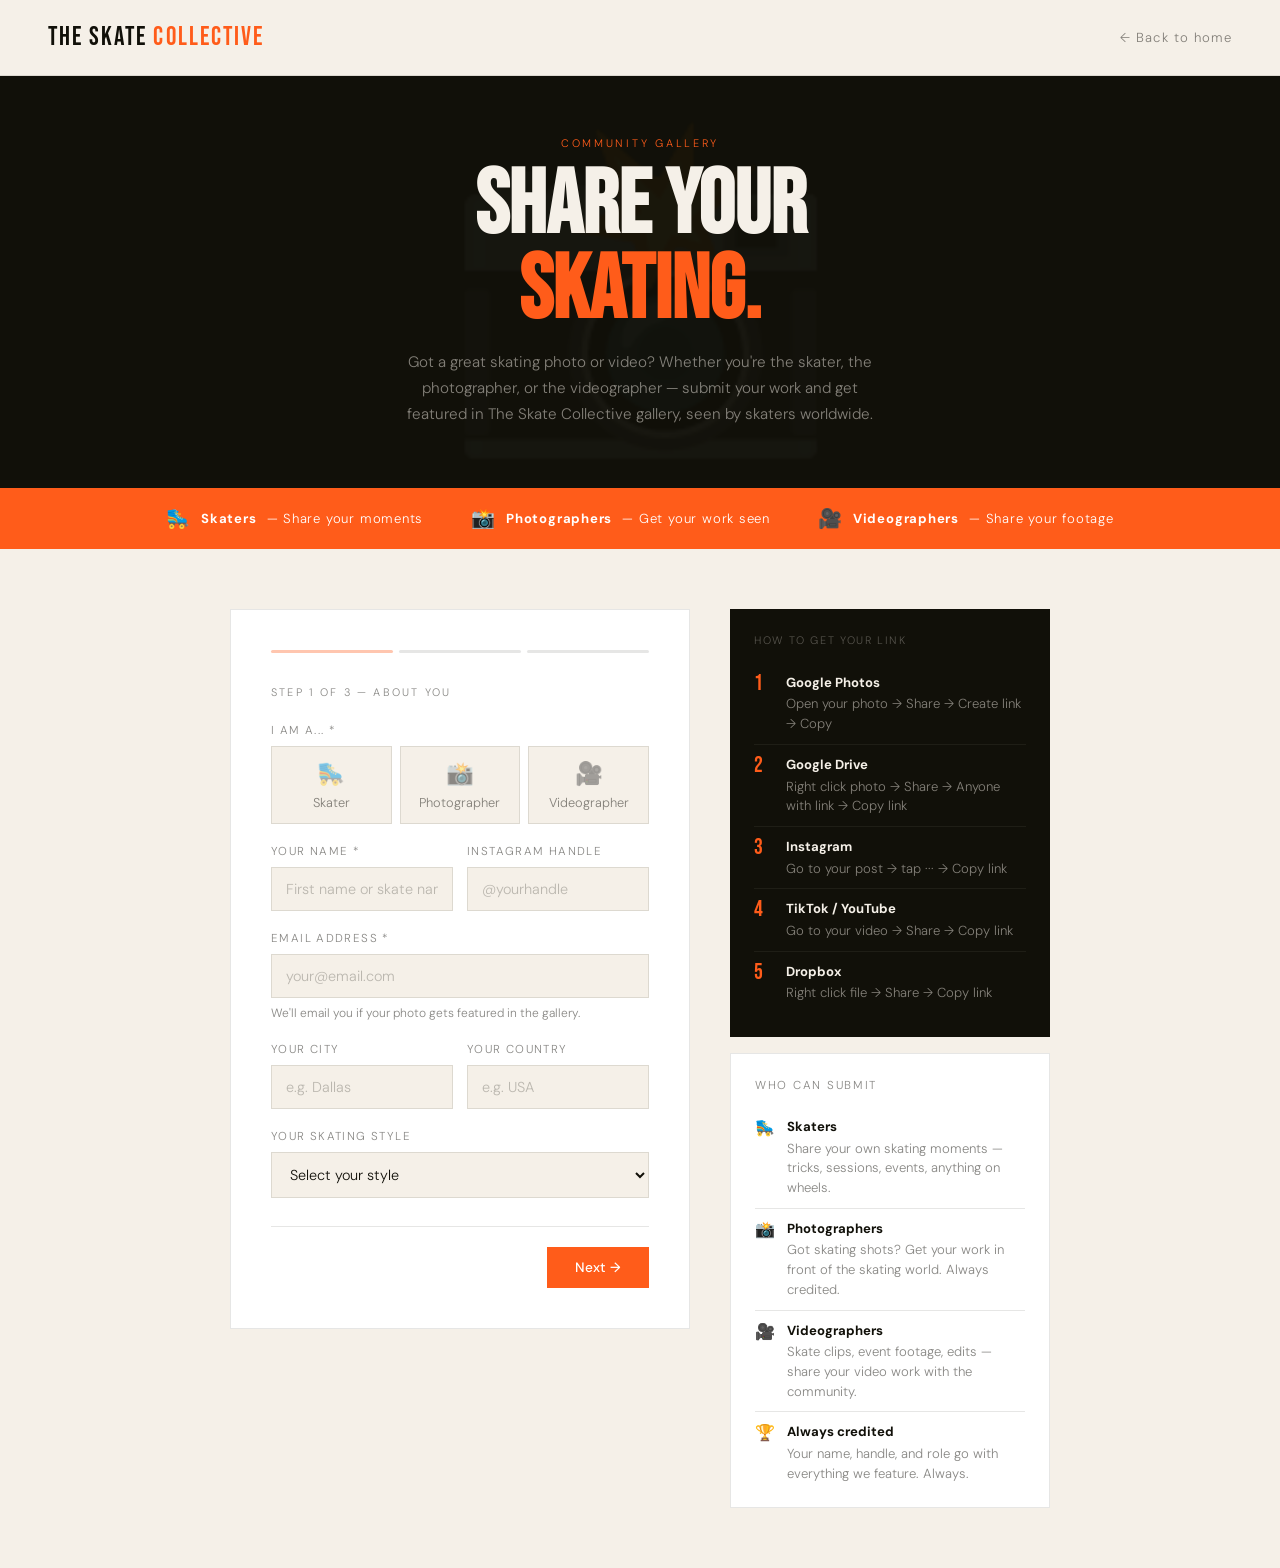
<file: files/submit-photo.html>
<!DOCTYPE html>
<html lang="en">
<head>
<meta charset="UTF-8">
<meta name="viewport" content="width=device-width, initial-scale=1.0">
<title>Share Your Skating — The Skate Collective</title>
<link href="https://fonts.googleapis.com/css2?family=Bebas+Neue&family=DM+Sans:ital,wght@0,300;0,400;0,500;1,300&display=swap" rel="stylesheet">
<style>
  :root {
    --cream: #f5f0e8; --cream-dark: #ede5d8; --black: #111009;
    --orange: #ff5c1a; --yellow: #f5c842; --teal: #00a88a;
    --white: #ffffff; --muted: rgba(17,16,9,0.5); --border: rgba(17,16,9,0.1);
  }
  * { margin: 0; padding: 0; box-sizing: border-box; }
  body { background: var(--cream); color: var(--black); font-family: 'DM Sans', sans-serif; font-weight: 300; min-height: 100vh; }

  nav { display: flex; justify-content: space-between; align-items: center; padding: 22px 48px; background: rgba(245,240,232,0.95); backdrop-filter: blur(16px); border-bottom: 1px solid var(--border); position: sticky; top: 0; z-index: 100; }
  .logo { font-family: 'Bebas Neue', sans-serif; font-size: 1.6rem; letter-spacing: 0.08em; color: var(--black); text-decoration: none; }
  .logo span { color: var(--orange); }
  .nav-back { font-size: 0.82rem; color: var(--muted); text-decoration: none; letter-spacing: 0.08em; display: flex; align-items: center; gap: 6px; transition: color 0.2s; }
  .nav-back:hover { color: var(--orange); }

  .page-hero { background: var(--black); padding: 60px 48px; text-align: center; position: relative; overflow: hidden; }
  .page-hero::before { content: '📸'; position: absolute; font-size: 20rem; opacity: 0.03; top: 50%; left: 50%; transform: translate(-50%, -50%); pointer-events: none; }
  .page-hero-label { font-size: 0.68rem; letter-spacing: 0.25em; text-transform: uppercase; color: var(--orange); margin-bottom: 14px; position: relative; z-index: 1; }
  .page-hero-title { font-family: 'Bebas Neue', sans-serif; font-size: clamp(3rem, 7vw, 6rem); color: var(--cream); line-height: 0.95; margin-bottom: 16px; position: relative; z-index: 1; }
  .page-hero-title span { color: var(--orange); }
  .page-hero-sub { font-size: 0.95rem; color: rgba(245,240,232,0.5); max-width: 480px; margin: 0 auto; line-height: 1.7; position: relative; z-index: 1; }

  .page-wrap { max-width: 900px; margin: 0 auto; padding: 60px 40px; display: grid; grid-template-columns: 1fr 320px; gap: 40px; align-items: start; }

  .form-card { background: var(--white); border: 1px solid var(--border); padding: 40px; }

  .step-bar { display: flex; gap: 6px; margin-bottom: 32px; }
  .step-dot { height: 3px; flex: 1; border-radius: 2px; background: var(--border); transition: background 0.3s; }
  .step-dot.done { background: var(--orange); }
  .step-dot.active { background: rgba(255,92,26,0.35); }
  .step-label { font-size: 0.68rem; letter-spacing: 0.2em; text-transform: uppercase; color: var(--muted); margin-bottom: 24px; }

  .field { margin-bottom: 20px; }
  .field label { display: block; font-size: 0.72rem; letter-spacing: 0.12em; text-transform: uppercase; color: var(--muted); margin-bottom: 8px; }
  .field input, .field textarea, .field select {
    width: 100%; background: var(--cream); border: 1px solid var(--border);
    color: var(--black); padding: 12px 14px; font-family: 'DM Sans', sans-serif;
    font-size: 0.9rem; font-weight: 300; outline: none; transition: border-color 0.2s;
  }
  .field input:focus, .field textarea:focus, .field select:focus { border-color: rgba(255,92,26,0.5); background: var(--white); }
  .field textarea { min-height: 88px; resize: vertical; }
  .field input::placeholder, .field textarea::placeholder { color: rgba(17,16,9,0.25); }
  .field-row { display: grid; grid-template-columns: 1fr 1fr; gap: 14px; }

  .link-hint { font-size: 0.75rem; color: var(--muted); margin-top: 6px; line-height: 1.5; }
  .link-hint strong { color: var(--black); }

  .photo-type-grid { display: grid; grid-template-columns: 1fr 1fr 1fr; gap: 8px; margin-top: 8px; }
  .photo-type-opt { padding: 12px; border: 1px solid var(--border); cursor: pointer; font-size: 0.8rem; color: var(--muted); transition: all 0.2s; text-align: center; background: var(--cream); }
  .photo-type-opt:hover { border-color: rgba(255,92,26,0.3); color: var(--black); }
  .photo-type-opt.selected { border-color: var(--orange); background: rgba(255,92,26,0.04); color: var(--orange); }
  .photo-type-icon { font-size: 1.4rem; margin-bottom: 6px; display: block; }

  .consent-box { display: flex; gap: 12px; align-items: flex-start; padding: 16px; background: var(--cream); border: 1px solid var(--border); margin-top: 8px; cursor: pointer; }
  .consent-box input[type=checkbox] { margin-top: 3px; accent-color: var(--orange); flex-shrink: 0; width: 16px; height: 16px; }
  .consent-text { font-size: 0.82rem; color: var(--muted); line-height: 1.6; }
  .consent-text strong { color: var(--black); }

  .btn-row { display: flex; justify-content: space-between; align-items: center; margin-top: 28px; padding-top: 20px; border-top: 1px solid var(--border); }
  .btn-next { background: var(--orange); color: var(--white); border: none; padding: 12px 28px; font-family: 'DM Sans', sans-serif; font-size: 0.85rem; font-weight: 500; cursor: pointer; transition: background 0.2s; }
  .btn-next:hover { background: var(--black); }
  .btn-back { background: transparent; color: var(--muted); border: none; font-family: 'DM Sans', sans-serif; font-size: 0.85rem; cursor: pointer; padding: 12px 0; }

  .tab-panel { display: none; }
  .tab-panel.active { display: block; }

  /* Sidebar */
  .sidebar { display: flex; flex-direction: column; gap: 16px; }
  .info-card { background: var(--white); border: 1px solid var(--border); padding: 24px; }
  .info-card-title { font-size: 0.72rem; letter-spacing: 0.15em; text-transform: uppercase; color: var(--muted); margin-bottom: 14px; }
  .info-item { display: flex; gap: 12px; padding: 10px 0; border-bottom: 1px solid var(--border); font-size: 0.82rem; }
  .info-item:last-child { border-bottom: none; padding-bottom: 0; }
  .info-icon { font-size: 1rem; flex-shrink: 0; }
  .info-text { color: var(--muted); line-height: 1.5; }
  .info-text strong { color: var(--black); display: block; margin-bottom: 2px; }

  .how-to-card { background: var(--black); padding: 24px; }
  .how-to-title { font-size: 0.68rem; letter-spacing: 0.15em; text-transform: uppercase; color: rgba(245,240,232,0.3); margin-bottom: 16px; }
  .how-to-step { display: flex; gap: 12px; padding: 10px 0; border-bottom: 1px solid rgba(245,240,232,0.06); font-size: 0.82rem; align-items: flex-start; }
  .how-to-step:last-child { border-bottom: none; }
  .how-to-num { font-family: 'Bebas Neue', sans-serif; font-size: 1.4rem; color: var(--orange); line-height: 1; flex-shrink: 0; width: 20px; }
  .how-to-text { color: rgba(245,240,232,0.5); line-height: 1.5; }
  .how-to-text strong { color: var(--cream); display: block; margin-bottom: 2px; }

  /* Success */
  .success-wrap { text-align: center; padding: 48px 20px; }
  .success-circle { width: 64px; height: 64px; border-radius: 50%; background: rgba(255,92,26,0.1); display: flex; align-items: center; justify-content: center; margin: 0 auto 20px; font-size: 1.8rem; }
  .success-title { font-family: 'Bebas Neue', sans-serif; font-size: 2.5rem; color: var(--orange); margin-bottom: 12px; }
  .success-sub { font-size: 0.9rem; color: var(--muted); line-height: 1.7; margin-bottom: 24px; max-width: 360px; margin-left: auto; margin-right: auto; }
  .success-actions { display: flex; gap: 10px; justify-content: center; flex-wrap: wrap; }
  .btn-outline { background: transparent; color: var(--black); padding: 12px 24px; font-size: 0.82rem; border: 2px solid var(--black); cursor: pointer; transition: all 0.2s; text-decoration: none; display: inline-block; }
  .btn-outline:hover { background: var(--black); color: var(--white); }

  @media (max-width: 768px) {
    nav { padding: 18px 24px; }
    .page-hero { padding: 48px 24px; }
    .page-wrap { grid-template-columns: 1fr; padding: 40px 24px; }
    .sidebar { display: none; }
    .field-row, .photo-type-grid { grid-template-columns: 1fr 1fr; }
  }
</style>
</head>
<body>

<nav>
  <a href="index.html" class="logo">The Skate <span>Collective</span></a>
  <a href="index.html" class="nav-back">← Back to home</a>
</nav>

<div class="page-hero">
  <div class="page-hero-label">Community gallery</div>
  <h1 class="page-hero-title">SHARE YOUR<br><span>SKATING.</span></h1>
  <p class="page-hero-sub">Got a great skating photo or video? Whether you're the skater, the photographer, or the videographer — submit your work and get featured in The Skate Collective gallery, seen by skaters worldwide.</p>
</div>

<!-- Callout bar -->
<div style="background:var(--orange); padding:18px 48px; display:flex; justify-content:center; gap:48px; flex-wrap:wrap;">
  <div style="display:flex; align-items:center; gap:10px; color:var(--white); font-size:0.82rem; letter-spacing:0.06em;">
    <span style="font-size:1.2rem;">🛼</span> <strong>Skaters</strong> — Share your moments
  </div>
  <div style="display:flex; align-items:center; gap:10px; color:var(--white); font-size:0.82rem; letter-spacing:0.06em;">
    <span style="font-size:1.2rem;">📸</span> <strong>Photographers</strong> — Get your work seen
  </div>
  <div style="display:flex; align-items:center; gap:10px; color:var(--white); font-size:0.82rem; letter-spacing:0.06em;">
    <span style="font-size:1.2rem;">🎥</span> <strong>Videographers</strong> — Share your footage
  </div>
</div>

<div class="page-wrap">
  <div class="form-card">
    <div class="step-bar">
      <div class="step-dot active" id="s1"></div>
      <div class="step-dot" id="s2"></div>
      <div class="step-dot" id="s3"></div>
    </div>

    <!-- Step 1 — About you -->
    <div class="tab-panel active" id="step1">
      <div class="step-label">Step 1 of 3 — About you</div>
      <div class="field">
        <label>I am a... *</label>
        <div class="photo-type-grid">
          <div class="photo-type-opt" onclick="selectRole(this, 'Skater')"><span class="photo-type-icon">🛼</span>Skater</div>
          <div class="photo-type-opt" onclick="selectRole(this, 'Photographer')"><span class="photo-type-icon">📸</span>Photographer</div>
          <div class="photo-type-opt" onclick="selectRole(this, 'Videographer')"><span class="photo-type-icon">🎥</span>Videographer</div>
        </div>
      </div>
      <div class="field-row">
        <div class="field">
          <label>Your name *</label>
          <input type="text" id="skater-name" placeholder="First name or skate name">
        </div>
        <div class="field">
          <label>Instagram handle</label>
          <input type="text" id="instagram" placeholder="@yourhandle">
        </div>
      </div>
      <div class="field">
        <label>Email address *</label>
        <input type="email" id="email" placeholder="your@email.com">
        <div class="link-hint">We'll email you if your photo gets featured in the gallery.</div>
      </div>
      <div class="field-row">
        <div class="field">
          <label>Your city</label>
          <input type="text" id="skater-city" placeholder="e.g. Dallas">
        </div>
        <div class="field">
          <label>Your country</label>
          <input type="text" id="skater-country" placeholder="e.g. USA">
        </div>
      </div>
      <div class="field">
        <label>Your skating style</label>
        <select id="skater-style">
          <option value="">Select your style</option>
          <option>Rhythm Skating</option>
          <option>Jam Skating</option>
          <option>Roller Derby</option>
          <option>Speed Skating</option>
          <option>Artistic Skating</option>
          <option>Freestyle Slalom</option>
          <option>Dance Skating</option>
          <option>Park / Outdoor</option>
          <option>Just for fun</option>
        </select>
      </div>
      <div class="btn-row">
        <span></span>
        <button class="btn-next" onclick="goStep(2)">Next →</button>
      </div>
    </div>

    <!-- Step 2 — The photo/video -->
    <div class="tab-panel" id="step2">
      <div class="step-label">Step 2 of 3 — Your content</div>
      <div class="field">
        <label>What are you submitting? *</label>
        <div class="photo-type-grid">
          <div class="photo-type-opt" onclick="selectType(this, 'Photo')">
            <span class="photo-type-icon">📸</span>Photo
          </div>
          <div class="photo-type-opt" onclick="selectType(this, 'Video clip')">
            <span class="photo-type-icon">🎥</span>Video clip
            <div style="font-size:0.6rem; color:var(--orange); margin-top:4px; letter-spacing:0.06em;">LINK ONLY</div>
          </div>
          <div class="photo-type-opt" onclick="selectType(this, 'Both')">
            <span class="photo-type-icon">✨</span>Both
          </div>
        </div>
        <div style="background:rgba(255,92,26,0.05); border:1px solid rgba(255,92,26,0.15); padding:12px 14px; margin-top:10px; font-size:0.78rem; color:var(--muted); line-height:1.6; display:flex; gap:10px; align-items:flex-start;">
          <span style="font-size:1rem; flex-shrink:0;">🔜</span>
          <div><strong style="color:var(--black);">Direct video uploads coming soon.</strong> For now submit your video as a link from TikTok, Instagram, YouTube, or Google Drive. We'll embed it in the gallery with full credit to you.</div>
        </div>
      </div>
      <div class="field">
        <label>Link to your photo or video *</label>
        <input type="url" id="media-link" placeholder="https://...">
        <div style="margin-top:10px; display:flex; flex-direction:column; gap:8px;">
          <div style="font-size:0.72rem; color:var(--muted); font-weight:500; letter-spacing:0.08em; text-transform:uppercase; margin-bottom:2px;">How to get your link:</div>
          <div style="display:flex; gap:10px; align-items:center; font-size:0.78rem; color:var(--muted);">
            <span style="font-size:1rem;">📱</span>
            <div><strong style="color:var(--black);">TikTok or Instagram</strong> — Go to your post → tap ··· → Copy link</div>
          </div>
          <div style="display:flex; gap:10px; align-items:center; font-size:0.78rem; color:var(--muted);">
            <span style="font-size:1rem;">▶️</span>
            <div><strong style="color:var(--black);">YouTube</strong> — Go to your video → Share → Copy link (unlisted is fine)</div>
          </div>
          <div style="display:flex; gap:10px; align-items:center; font-size:0.78rem; color:var(--muted);">
            <span style="font-size:1rem;">📁</span>
            <div><strong style="color:var(--black);">Google Drive or Dropbox</strong> — Right click → Share → Anyone with link → Copy</div>
          </div>
          <div style="display:flex; gap:10px; align-items:center; font-size:0.78rem; color:var(--muted);">
            <span style="font-size:1rem;">🖼️</span>
            <div><strong style="color:var(--black);">Google Photos</strong> — Open photo → Share → Create link → Copy</div>
          </div>
        </div>
      </div>
      <div class="field">
        <label>Where was this taken?</label>
        <input type="text" id="photo-location" placeholder="e.g. Venice Beach, CA or Local rink in Atlanta">
      </div>
      <div class="field">
        <label>Tell us about this moment</label>
        <textarea id="photo-caption" placeholder="What's happening in this photo? What makes it special to you?"></textarea>
      </div>
      <div class="field">
        <label>Who else is in this photo? (optional)</label>
        <input type="text" id="photo-others" placeholder="Tag their Instagram handles e.g. @skater1 @skater2">
        <div class="link-hint">We'll tag them too if they're featured.</div>
      </div>
      <div class="btn-row">
        <button class="btn-back" onclick="goStep(1)">← Back</button>
        <button class="btn-next" onclick="goStep(3)">Next →</button>
      </div>
    </div>

    <!-- Step 3 — Consent & submit -->
    <div class="tab-panel" id="step3">
      <div class="step-label">Step 3 of 3 — Final step</div>
      <div class="field">
        <label>How did you hear about The Skate Collective?</label>
        <select id="heard-about">
          <option>Instagram</option>
          <option>TikTok</option>
          <option>A friend</option>
          <option>Skating event</option>
          <option>Google search</option>
          <option>Other</option>
        </select>
      </div>
      <div class="field">
        <label>Anything else you want to say?</label>
        <textarea id="extra-notes" placeholder="Shoutouts, questions, anything at all..."></textarea>
      </div>
      <div class="field">
        <label>Permissions *</label>
        <label class="consent-box">
          <input type="checkbox" id="consent">
          <div class="consent-text">I confirm this photo/video is mine or I have permission to share it. I give <strong>The Skate Collective</strong> permission to feature it in the gallery and share it on social media with credit to me.</div>
        </label>
      </div>
      <div style="background:rgba(255,92,26,0.04); border:1px solid rgba(255,92,26,0.15); padding:16px; font-size:0.82rem; color:var(--muted); line-height:1.7; margin-top:8px;">
        🛼 We review every submission and feature the best ones in the gallery. You'll get an email if yours is selected. We always credit the skater — your name and Instagram will be shown with your photo.
      </div>
      <div class="btn-row">
        <button class="btn-back" onclick="goStep(2)">← Back</button>
        <button class="btn-next" onclick="submitPhoto()">Submit →</button>
      </div>
    </div>

    <!-- Success -->
    <div class="tab-panel" id="step-done">
      <div class="success-wrap">
        <div class="success-circle">📸</div>
        <div class="success-title">Submitted!</div>
        <div class="success-sub">Thanks for sharing your skating moment with The Skate Collective. We'll review it and reach out if it gets featured in the gallery. Keep rolling! 🛼</div>
        <div class="success-actions">
          <a href="index.html" class="btn-outline">Back to home</a>
          <button class="btn-next" onclick="resetForm()">Submit another</button>
        </div>
      </div>
    </div>
  </div>

  <!-- Sidebar -->
  <div class="sidebar">
    <div class="how-to-card">
      <div class="how-to-title">How to get your link</div>
      <div class="how-to-step">
        <div class="how-to-num">1</div>
        <div class="how-to-text"><strong>Google Photos</strong>Open your photo → Share → Create link → Copy</div>
      </div>
      <div class="how-to-step">
        <div class="how-to-num">2</div>
        <div class="how-to-text"><strong>Google Drive</strong>Right click photo → Share → Anyone with link → Copy link</div>
      </div>
      <div class="how-to-step">
        <div class="how-to-num">3</div>
        <div class="how-to-text"><strong>Instagram</strong>Go to your post → tap ··· → Copy link</div>
      </div>
      <div class="how-to-step">
        <div class="how-to-num">4</div>
        <div class="how-to-text"><strong>TikTok / YouTube</strong>Go to your video → Share → Copy link</div>
      </div>
      <div class="how-to-step">
        <div class="how-to-num">5</div>
        <div class="how-to-text"><strong>Dropbox</strong>Right click file → Share → Copy link</div>
      </div>
    </div>

    <div class="info-card">
      <div class="info-card-title">Who can submit</div>
      <div class="info-item">
        <div class="info-icon">🛼</div>
        <div class="info-text"><strong>Skaters</strong>Share your own skating moments — tricks, sessions, events, anything on wheels.</div>
      </div>
      <div class="info-item">
        <div class="info-icon">📸</div>
        <div class="info-text"><strong>Photographers</strong>Got skating shots? Get your work in front of the skating world. Always credited.</div>
      </div>
      <div class="info-item">
        <div class="info-icon">🎥</div>
        <div class="info-text"><strong>Videographers</strong>Skate clips, event footage, edits — share your video work with the community.</div>
      </div>
      <div class="info-item">
        <div class="info-icon">🏆</div>
        <div class="info-text"><strong>Always credited</strong>Your name, handle, and role go with everything we feature. Always.</div>
      </div>
    </div>
  </div>
</div>

<script>
  let selectedRole = '';
  let selectedType = '';

  function goStep(n) {
    [1,2,3].forEach(i => {
      document.getElementById('step'+i).classList.toggle('active', i===n);
      const dot = document.getElementById('s'+i);
      dot.className = 'step-dot' + (i < n ? ' done' : i === n ? ' active' : '');
    });
  }

  // Step 1 "I am a..." — only clears selection within its own grid
  function selectRole(el, val) {
    selectedRole = val;
    el.closest('.photo-type-grid').querySelectorAll('.photo-type-opt').forEach(o => o.classList.remove('selected'));
    el.classList.add('selected');
  }

  // Step 2 "What are you submitting?" — only clears selection within its own grid
  function selectType(el, val) {
    selectedType = val;
    el.closest('.photo-type-grid').querySelectorAll('.photo-type-opt').forEach(o => o.classList.remove('selected'));
    el.classList.add('selected');
  }

  async function submitPhoto() {
    const name = document.getElementById('skater-name').value;
    const email = document.getElementById('email').value;
    const link = document.getElementById('media-link').value;
    const consent = document.getElementById('consent').checked;

    if (!name) { alert('Please add your name'); goStep(1); return; }
    if (!email || !email.includes('@')) { alert('Please add a valid email'); goStep(1); return; }
    if (!link) { alert('Please add a link to your photo or video'); goStep(2); return; }
    if (!consent) {
      document.querySelector('.consent-box').style.borderColor = 'rgba(255,92,26,0.5)';
      alert('Please confirm you have permission to share this content');
      return;
    }

    const payload = {
      access_key: '99e7a699-bec0-490a-8b76-e37921a9cb6f',
      subject: 'New gallery submission — ' + name,
      from_name: 'The Skate Collective',
      submitter_role: selectedRole,
      content_type: selectedType,
      name: name,
      email: email,
      instagram: document.getElementById('instagram').value,
      city: document.getElementById('skater-city').value,
      country: document.getElementById('skater-country').value,
      style: document.getElementById('skater-style').value,
      media_link: link,
      location: document.getElementById('photo-location').value,
      caption: document.getElementById('photo-caption').value,
      others_tagged: document.getElementById('photo-others').value,
      heard_about: document.getElementById('heard-about').value,
      extra_notes: document.getElementById('extra-notes').value,
      submitted: new Date().toISOString()
    };

    const btn = document.querySelector('#step3 .btn-next');
    if (btn) { btn.disabled = true; btn.textContent = 'Sending…'; }
    try {
      const res = await fetch('https://api.web3forms.com/submit', {
        method: 'POST',
        headers: { 'Content-Type': 'application/json', 'Accept': 'application/json' },
        body: JSON.stringify(payload)
      });
      const data = await res.json();
      if (!data.success) throw new Error('failed');
    } catch (e) {
      if (btn) { btn.disabled = false; btn.textContent = 'Submit →'; }
      alert('Something went wrong sending your submission. Please try again.');
      return;
    }

    [1,2,3].forEach(i => document.getElementById('step'+i).classList.remove('active'));
    document.getElementById('step-done').classList.add('active');
    document.querySelectorAll('.step-dot').forEach(d => d.className = 'step-dot done');
  }

  function resetForm() {
    document.querySelectorAll('input, textarea').forEach(el => el.value = '');
    document.querySelectorAll('.photo-type-opt').forEach(o => o.classList.remove('selected'));
    document.getElementById('consent').checked = false;
    selectedRole = '';
    selectedType = '';
    document.getElementById('step-done').classList.remove('active');
    goStep(1);
  }
</script>
</body>
</html>
</file>
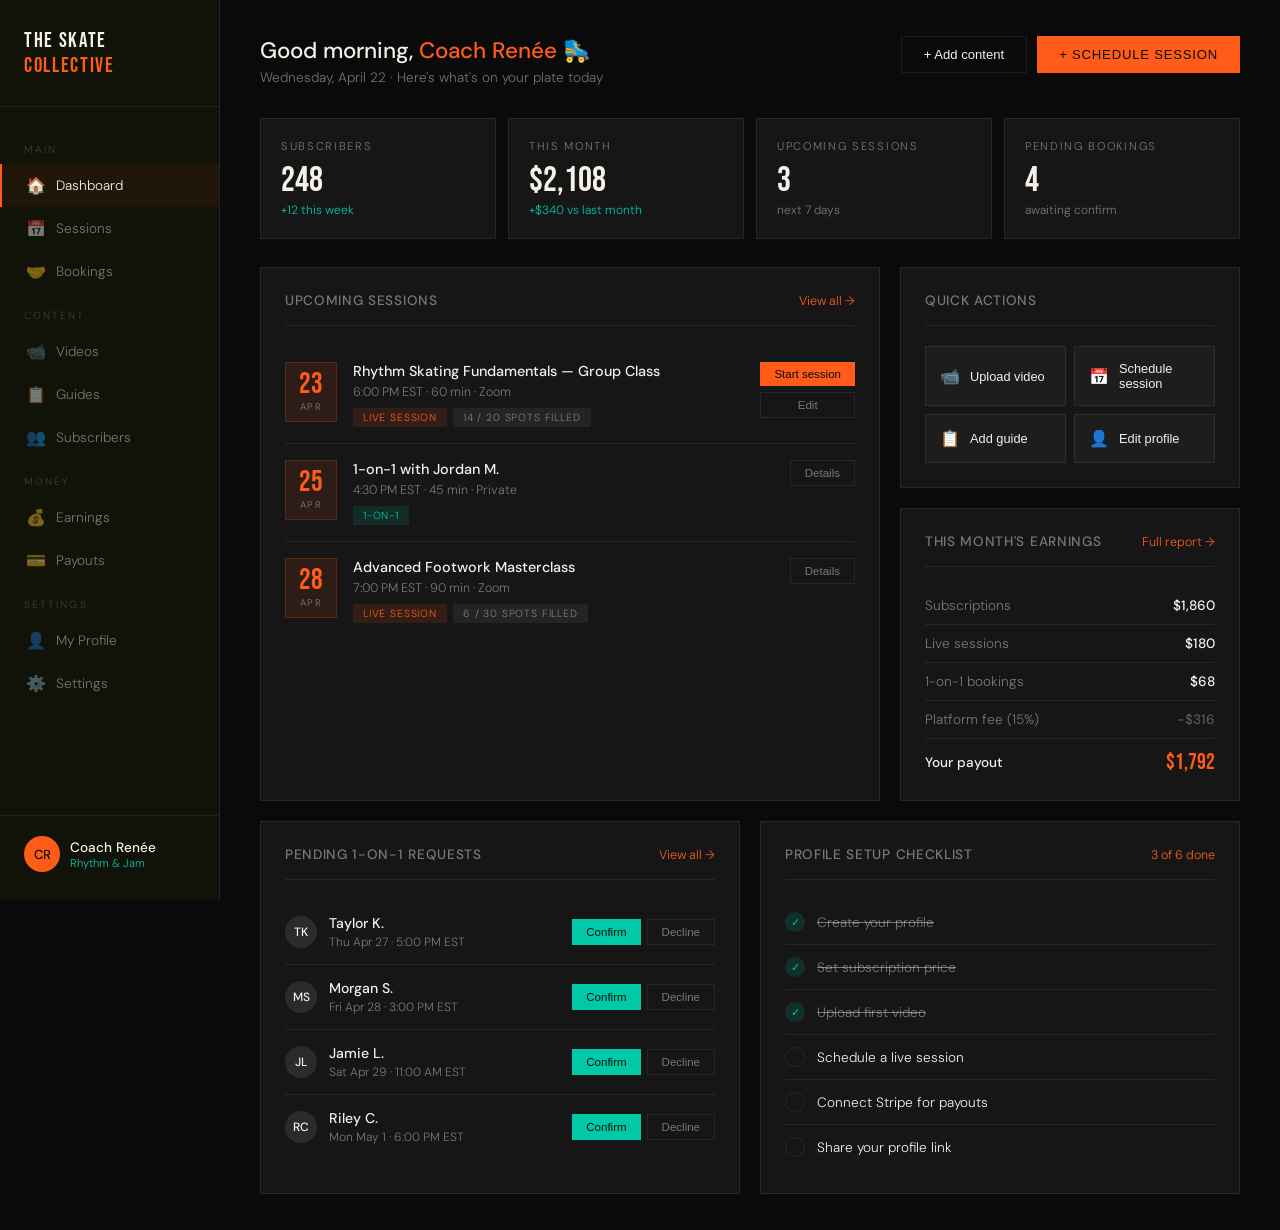
<file: files/trainer-dashboard.html>
<!DOCTYPE html>
<html lang="en">
<head>
<meta charset="UTF-8">
<meta name="viewport" content="width=device-width, initial-scale=1.0">
<title>Trainer Dashboard — The Skate Collective</title>
<link href="https://fonts.googleapis.com/css2?family=Bebas+Neue&family=DM+Sans:ital,wght@0,300;0,400;0,500;1,300&display=swap" rel="stylesheet">
<style>
  :root {
    --black: #0a0a0a;
    --white: #f5f0e8;
    --orange: #ff5c1a;
    --yellow: #f5c842;
    --teal: #00c9a7;
    --dark: #111208;
    --card: #161616;
    --border: rgba(245,240,232,0.08);
    --muted: rgba(245,240,232,0.45);
  }
  * { margin: 0; padding: 0; box-sizing: border-box; }
  body { background: var(--black); color: var(--white); font-family: 'DM Sans', sans-serif; font-weight: 300; min-height: 100vh; display: flex; }

  /* Sidebar */
  .sidebar {
    width: 220px; flex-shrink: 0;
    background: var(--dark);
    border-right: 1px solid var(--border);
    display: flex; flex-direction: column;
    padding: 28px 0;
    position: fixed; top: 0; left: 0; bottom: 0;
  }
  .sidebar-logo {
    font-family: 'Bebas Neue', sans-serif;
    font-size: 1.3rem; letter-spacing: 0.08em;
    padding: 0 24px 28px;
    border-bottom: 1px solid var(--border);
    margin-bottom: 20px;
  }
  .sidebar-logo span { color: var(--orange); }
  .nav-item {
    display: flex; align-items: center; gap: 12px;
    padding: 11px 24px;
    font-size: 0.85rem;
    color: var(--muted);
    cursor: pointer;
    transition: all 0.2s;
    border-left: 2px solid transparent;
    text-decoration: none;
  }
  .nav-item:hover { color: var(--white); background: rgba(255,255,255,0.03); }
  .nav-item.active { color: var(--white); border-left-color: var(--orange); background: rgba(255,92,26,0.06); }
  .nav-icon { font-size: 16px; width: 18px; text-align: center; }
  .nav-section {
    font-size: 0.65rem; letter-spacing: 0.2em; text-transform: uppercase;
    color: rgba(245,240,232,0.2); padding: 16px 24px 8px;
  }
  .sidebar-bottom {
    margin-top: auto;
    padding: 20px 24px 0;
    border-top: 1px solid var(--border);
  }
  .trainer-mini { display: flex; align-items: center; gap: 10px; }
  .trainer-avatar {
    width: 36px; height: 36px; border-radius: 50%;
    background: var(--orange);
    display: flex; align-items: center; justify-content: center;
    font-size: 13px; font-weight: 500; color: var(--black); flex-shrink: 0;
  }
  .trainer-mini-name { font-size: 0.85rem; font-weight: 500; }
  .trainer-mini-tag { font-size: 0.7rem; color: var(--teal); }

  /* Main */
  .main { margin-left: 220px; flex: 1; padding: 36px 40px; }

  /* Header */
  .page-header { display: flex; justify-content: space-between; align-items: flex-start; margin-bottom: 32px; flex-wrap: wrap; gap: 16px; }
  .greeting { font-size: 1.4rem; font-weight: 500; margin-bottom: 4px; }
  .greeting span { color: var(--orange); }
  .greeting-sub { font-size: 0.85rem; color: var(--muted); }
  .header-actions { display: flex; gap: 10px; }
  .btn-primary {
    background: var(--orange); color: var(--black);
    padding: 10px 22px; font-size: 0.82rem; font-weight: 500;
    letter-spacing: 0.06em; text-transform: uppercase;
    border: none; cursor: pointer; transition: all 0.2s;
  }
  .btn-primary:hover { background: var(--yellow); }
  .btn-outline {
    background: transparent; color: var(--white);
    padding: 10px 22px; font-size: 0.82rem;
    border: 1px solid var(--border); cursor: pointer; transition: all 0.2s;
  }
  .btn-outline:hover { border-color: rgba(245,240,232,0.3); }

  /* Metrics */
  .metrics { display: grid; grid-template-columns: repeat(4, 1fr); gap: 12px; margin-bottom: 28px; }
  .metric {
    background: var(--card); border: 1px solid var(--border);
    padding: 20px; position: relative; overflow: hidden;
  }
  .metric::before {
    content: ''; position: absolute; top: 0; left: 0; right: 0; height: 2px;
    background: var(--orange); transform: scaleX(0); transition: transform 0.3s;
  }
  .metric:hover::before { transform: scaleX(1); }
  .metric-label { font-size: 0.7rem; letter-spacing: 0.15em; text-transform: uppercase; color: var(--muted); margin-bottom: 10px; }
  .metric-value { font-family: 'Bebas Neue', sans-serif; font-size: 2.2rem; color: var(--white); line-height: 1; margin-bottom: 4px; }
  .metric-change { font-size: 0.75rem; color: var(--teal); }
  .metric-change.neutral { color: var(--muted); }

  /* Grid layouts */
  .grid-main { display: grid; grid-template-columns: 1fr 340px; gap: 20px; margin-bottom: 20px; }
  .grid-bottom { display: grid; grid-template-columns: 1fr 1fr; gap: 20px; }

  /* Cards */
  .card {
    background: var(--card); border: 1px solid var(--border); padding: 24px;
  }
  .card-header {
    display: flex; justify-content: space-between; align-items: center;
    margin-bottom: 20px; padding-bottom: 16px; border-bottom: 1px solid var(--border);
  }
  .card-title { font-size: 0.85rem; font-weight: 500; letter-spacing: 0.05em; text-transform: uppercase; color: var(--muted); }
  .card-link { font-size: 0.78rem; color: var(--orange); cursor: pointer; }

  /* Sessions */
  .session-item { display: flex; gap: 16px; align-items: flex-start; padding: 16px 0; border-bottom: 1px solid var(--border); }
  .session-item:last-child { border-bottom: none; padding-bottom: 0; }
  .session-date-box {
    background: rgba(255,92,26,0.1); border: 1px solid rgba(255,92,26,0.2);
    padding: 8px 12px; text-align: center; min-width: 52px; flex-shrink: 0;
  }
  .session-day { font-family: 'Bebas Neue', sans-serif; font-size: 1.8rem; color: var(--orange); line-height: 1; }
  .session-month { font-size: 0.6rem; letter-spacing: 0.15em; text-transform: uppercase; color: var(--muted); }
  .session-info { flex: 1; }
  .session-name { font-size: 0.9rem; font-weight: 500; margin-bottom: 4px; }
  .session-meta { font-size: 0.78rem; color: var(--muted); margin-bottom: 8px; }
  .session-tags { display: flex; gap: 6px; flex-wrap: wrap; }
  .tag { font-size: 0.65rem; padding: 3px 10px; letter-spacing: 0.08em; text-transform: uppercase; }
  .tag-live { background: rgba(255,92,26,0.12); color: var(--orange); }
  .tag-1on1 { background: rgba(0,201,167,0.12); color: var(--teal); }
  .tag-spots { background: rgba(245,240,232,0.06); color: var(--muted); }
  .session-actions { display: flex; flex-direction: column; gap: 6px; }
  .btn-sm {
    font-size: 0.72rem; padding: 6px 14px; border: none;
    background: var(--orange); color: var(--black); cursor: pointer;
    font-weight: 500; white-space: nowrap; transition: background 0.2s;
  }
  .btn-sm:hover { background: var(--yellow); }
  .btn-sm-outline {
    font-size: 0.72rem; padding: 6px 14px;
    background: transparent; color: var(--muted);
    border: 1px solid var(--border); cursor: pointer;
    white-space: nowrap; transition: all 0.2s;
  }
  .btn-sm-outline:hover { border-color: rgba(245,240,232,0.3); color: var(--white); }

  /* Bookings */
  .booking-item { display: flex; justify-content: space-between; align-items: center; padding: 14px 0; border-bottom: 1px solid var(--border); }
  .booking-item:last-child { border-bottom: none; padding-bottom: 0; }
  .fan-info { display: flex; align-items: center; gap: 12px; }
  .fan-avatar {
    width: 32px; height: 32px; border-radius: 50%;
    background: rgba(245,240,232,0.1);
    display: flex; align-items: center; justify-content: center;
    font-size: 0.75rem; font-weight: 500; flex-shrink: 0;
  }
  .fan-name { font-size: 0.88rem; font-weight: 500; margin-bottom: 2px; }
  .fan-time { font-size: 0.75rem; color: var(--muted); }
  .booking-btns { display: flex; gap: 6px; }
  .btn-confirm { background: var(--teal); color: var(--black); border: none; padding: 6px 14px; font-size: 0.72rem; font-weight: 500; cursor: pointer; transition: opacity 0.2s; }
  .btn-confirm:hover { opacity: 0.85; }
  .btn-decline { background: transparent; color: var(--muted); border: 1px solid var(--border); padding: 6px 14px; font-size: 0.72rem; cursor: pointer; }

  /* Checklist */
  .check-item { display: flex; align-items: center; gap: 12px; padding: 12px 0; border-bottom: 1px solid var(--border); font-size: 0.85rem; }
  .check-item:last-child { border-bottom: none; }
  .check-box {
    width: 20px; height: 20px; border-radius: 50%; flex-shrink: 0;
    display: flex; align-items: center; justify-content: center; font-size: 0.7rem;
  }
  .check-done { background: rgba(0,201,167,0.15); color: var(--teal); }
  .check-todo { border: 1px solid var(--border); }
  .check-label { flex: 1; }
  .check-label.done { color: var(--muted); text-decoration: line-through; }

  /* Earnings */
  .earnings-row { display: flex; justify-content: space-between; align-items: center; padding: 10px 0; border-bottom: 1px solid var(--border); font-size: 0.85rem; }
  .earnings-row:last-child { border-bottom: none; padding-bottom: 0; }
  .earnings-label { color: var(--muted); }
  .earnings-val { font-weight: 500; }
  .earnings-val.total { color: var(--orange); font-family: 'Bebas Neue', sans-serif; font-size: 1.4rem; }
  .earnings-val.deduct { color: rgba(245,240,232,0.3); }

  /* Quick actions */
  .quick-grid { display: grid; grid-template-columns: 1fr 1fr; gap: 8px; }
  .qa-btn {
    background: rgba(245,240,232,0.03); border: 1px solid var(--border);
    padding: 14px; cursor: pointer; text-align: left;
    transition: all 0.2s; display: flex; align-items: center; gap: 10px;
  }
  .qa-btn:hover { background: rgba(255,92,26,0.06); border-color: rgba(255,92,26,0.2); }
  .qa-icon { font-size: 16px; }
  .qa-label { font-size: 0.8rem; color: var(--white); }

  @media (max-width: 900px) {
    .sidebar { display: none; }
    .main { margin-left: 0; padding: 24px 20px; }
    .metrics { grid-template-columns: repeat(2, 1fr); }
    .grid-main, .grid-bottom { grid-template-columns: 1fr; }
  }
</style>
</head>
<body>

<!-- Sidebar -->
<aside class="sidebar">
  <div class="sidebar-logo">The Skate <span>Collective</span></div>
  <div class="nav-section">Main</div>
  <a class="nav-item active"><span class="nav-icon">🏠</span> Dashboard</a>
  <a class="nav-item"><span class="nav-icon">📅</span> Sessions</a>
  <a class="nav-item"><span class="nav-icon">🤝</span> Bookings</a>
  <div class="nav-section">Content</div>
  <a class="nav-item"><span class="nav-icon">📹</span> Videos</a>
  <a class="nav-item"><span class="nav-icon">📋</span> Guides</a>
  <a class="nav-item"><span class="nav-icon">👥</span> Subscribers</a>
  <div class="nav-section">Money</div>
  <a class="nav-item"><span class="nav-icon">💰</span> Earnings</a>
  <a class="nav-item"><span class="nav-icon">💳</span> Payouts</a>
  <div class="nav-section">Settings</div>
  <a class="nav-item"><span class="nav-icon">👤</span> My Profile</a>
  <a class="nav-item"><span class="nav-icon">⚙️</span> Settings</a>
  <div class="sidebar-bottom">
    <div class="trainer-mini">
      <div class="trainer-avatar">CR</div>
      <div>
        <div class="trainer-mini-name">Coach Renée</div>
        <div class="trainer-mini-tag">Rhythm & Jam</div>
      </div>
    </div>
  </div>
</aside>

<!-- Main content -->
<main class="main">
  <div class="page-header">
    <div>
      <div class="greeting">Good morning, <span>Coach Renée</span> 🛼</div>
      <div class="greeting-sub">Wednesday, April 22 · Here's what's on your plate today</div>
    </div>
    <div class="header-actions">
      <button class="btn-outline">+ Add content</button>
      <button class="btn-primary">+ Schedule session</button>
    </div>
  </div>

  <!-- Metrics -->
  <div class="metrics">
    <div class="metric">
      <div class="metric-label">Subscribers</div>
      <div class="metric-value">248</div>
      <div class="metric-change">+12 this week</div>
    </div>
    <div class="metric">
      <div class="metric-label">This month</div>
      <div class="metric-value">$2,108</div>
      <div class="metric-change">+$340 vs last month</div>
    </div>
    <div class="metric">
      <div class="metric-label">Upcoming sessions</div>
      <div class="metric-value">3</div>
      <div class="metric-change neutral">next 7 days</div>
    </div>
    <div class="metric">
      <div class="metric-label">Pending bookings</div>
      <div class="metric-value">4</div>
      <div class="metric-change neutral">awaiting confirm</div>
    </div>
  </div>

  <!-- Main grid -->
  <div class="grid-main">
    <!-- Sessions -->
    <div class="card">
      <div class="card-header">
        <div class="card-title">Upcoming sessions</div>
        <div class="card-link">View all →</div>
      </div>
      <div class="session-item">
        <div class="session-date-box">
          <div class="session-day">23</div>
          <div class="session-month">Apr</div>
        </div>
        <div class="session-info">
          <div class="session-name">Rhythm Skating Fundamentals — Group Class</div>
          <div class="session-meta">6:00 PM EST · 60 min · Zoom</div>
          <div class="session-tags">
            <span class="tag tag-live">Live session</span>
            <span class="tag tag-spots">14 / 20 spots filled</span>
          </div>
        </div>
        <div class="session-actions">
          <button class="btn-sm">Start session</button>
          <button class="btn-sm-outline">Edit</button>
        </div>
      </div>
      <div class="session-item">
        <div class="session-date-box">
          <div class="session-day">25</div>
          <div class="session-month">Apr</div>
        </div>
        <div class="session-info">
          <div class="session-name">1-on-1 with Jordan M.</div>
          <div class="session-meta">4:30 PM EST · 45 min · Private</div>
          <div class="session-tags">
            <span class="tag tag-1on1">1-on-1</span>
          </div>
        </div>
        <div class="session-actions">
          <button class="btn-sm-outline">Details</button>
        </div>
      </div>
      <div class="session-item">
        <div class="session-date-box">
          <div class="session-day">28</div>
          <div class="session-month">Apr</div>
        </div>
        <div class="session-info">
          <div class="session-name">Advanced Footwork Masterclass</div>
          <div class="session-meta">7:00 PM EST · 90 min · Zoom</div>
          <div class="session-tags">
            <span class="tag tag-live">Live session</span>
            <span class="tag tag-spots">6 / 30 spots filled</span>
          </div>
        </div>
        <div class="session-actions">
          <button class="btn-sm-outline">Details</button>
        </div>
      </div>
    </div>

    <!-- Right column -->
    <div style="display:flex; flex-direction:column; gap:20px;">
      <!-- Quick actions -->
      <div class="card">
        <div class="card-header">
          <div class="card-title">Quick actions</div>
        </div>
        <div class="quick-grid">
          <button class="qa-btn"><span class="qa-icon">📹</span><span class="qa-label">Upload video</span></button>
          <button class="qa-btn"><span class="qa-icon">📅</span><span class="qa-label">Schedule session</span></button>
          <button class="qa-btn"><span class="qa-icon">📋</span><span class="qa-label">Add guide</span></button>
          <button class="qa-btn"><span class="qa-icon">👤</span><span class="qa-label">Edit profile</span></button>
        </div>
      </div>

      <!-- Earnings -->
      <div class="card">
        <div class="card-header">
          <div class="card-title">This month's earnings</div>
          <div class="card-link">Full report →</div>
        </div>
        <div class="earnings-row">
          <div class="earnings-label">Subscriptions</div>
          <div class="earnings-val">$1,860</div>
        </div>
        <div class="earnings-row">
          <div class="earnings-label">Live sessions</div>
          <div class="earnings-val">$180</div>
        </div>
        <div class="earnings-row">
          <div class="earnings-label">1-on-1 bookings</div>
          <div class="earnings-val">$68</div>
        </div>
        <div class="earnings-row">
          <div class="earnings-label">Platform fee (15%)</div>
          <div class="earnings-val deduct">-$316</div>
        </div>
        <div class="earnings-row">
          <div class="earnings-label" style="color:var(--white); font-weight:500;">Your payout</div>
          <div class="earnings-val total">$1,792</div>
        </div>
      </div>
    </div>
  </div>

  <!-- Bottom grid -->
  <div class="grid-bottom">
    <!-- Pending bookings -->
    <div class="card">
      <div class="card-header">
        <div class="card-title">Pending 1-on-1 requests</div>
        <div class="card-link">View all →</div>
      </div>
      <div class="booking-item" id="b1">
        <div class="fan-info">
          <div class="fan-avatar">TK</div>
          <div>
            <div class="fan-name">Taylor K.</div>
            <div class="fan-time">Thu Apr 27 · 5:00 PM EST</div>
          </div>
        </div>
        <div class="booking-btns">
          <button class="btn-confirm" onclick="confirmBooking('b1', this)">Confirm</button>
          <button class="btn-decline" onclick="declineBooking('b1', this)">Decline</button>
        </div>
      </div>
      <div class="booking-item" id="b2">
        <div class="fan-info">
          <div class="fan-avatar">MS</div>
          <div>
            <div class="fan-name">Morgan S.</div>
            <div class="fan-time">Fri Apr 28 · 3:00 PM EST</div>
          </div>
        </div>
        <div class="booking-btns">
          <button class="btn-confirm" onclick="confirmBooking('b2', this)">Confirm</button>
          <button class="btn-decline" onclick="declineBooking('b2', this)">Decline</button>
        </div>
      </div>
      <div class="booking-item" id="b3">
        <div class="fan-info">
          <div class="fan-avatar">JL</div>
          <div>
            <div class="fan-name">Jamie L.</div>
            <div class="fan-time">Sat Apr 29 · 11:00 AM EST</div>
          </div>
        </div>
        <div class="booking-btns">
          <button class="btn-confirm" onclick="confirmBooking('b3', this)">Confirm</button>
          <button class="btn-decline" onclick="declineBooking('b3', this)">Decline</button>
        </div>
      </div>
      <div class="booking-item" id="b4">
        <div class="fan-info">
          <div class="fan-avatar">RC</div>
          <div>
            <div class="fan-name">Riley C.</div>
            <div class="fan-time">Mon May 1 · 6:00 PM EST</div>
          </div>
        </div>
        <div class="booking-btns">
          <button class="btn-confirm" onclick="confirmBooking('b4', this)">Confirm</button>
          <button class="btn-decline" onclick="declineBooking('b4', this)">Decline</button>
        </div>
      </div>
    </div>

    <!-- Checklist -->
    <div class="card">
      <div class="card-header">
        <div class="card-title">Profile setup checklist</div>
        <div class="card-link" id="progress-text">3 of 6 done</div>
      </div>
      <div class="check-item">
        <div class="check-box check-done">✓</div>
        <div class="check-label done">Create your profile</div>
      </div>
      <div class="check-item">
        <div class="check-box check-done">✓</div>
        <div class="check-label done">Set subscription price</div>
      </div>
      <div class="check-item">
        <div class="check-box check-done">✓</div>
        <div class="check-label done">Upload first video</div>
      </div>
      <div class="check-item" onclick="toggleCheck(this)">
        <div class="check-box check-todo"></div>
        <div class="check-label">Schedule a live session</div>
      </div>
      <div class="check-item" onclick="toggleCheck(this)">
        <div class="check-box check-todo"></div>
        <div class="check-label">Connect Stripe for payouts</div>
      </div>
      <div class="check-item" onclick="toggleCheck(this)">
        <div class="check-box check-todo"></div>
        <div class="check-label">Share your profile link</div>
      </div>
    </div>
  </div>
</main>

<script>
  function confirmBooking(id, btn) {
    const item = document.getElementById(id);
    btn.textContent = '✓ Confirmed';
    btn.style.background = 'var(--teal)';
    btn.nextElementSibling.style.display = 'none';
    btn.disabled = true;
    item.style.opacity = '0.5';
  }

  function declineBooking(id, btn) {
    const item = document.getElementById(id);
    btn.textContent = 'Declined';
    btn.previousElementSibling.style.display = 'none';
    btn.disabled = true;
    item.style.opacity = '0.3';
  }

  let doneCount = 3;
  function toggleCheck(item) {
    const box = item.querySelector('.check-box');
    const label = item.querySelector('.check-label');
    const isDone = box.classList.contains('check-done');
    if (isDone) {
      box.classList.remove('check-done');
      box.classList.add('check-todo');
      box.textContent = '';
      label.classList.remove('done');
      doneCount--;
    } else {
      box.classList.remove('check-todo');
      box.classList.add('check-done');
      box.textContent = '✓';
      label.classList.add('done');
      doneCount++;
    }
    document.getElementById('progress-text').textContent = doneCount + ' of 6 done';
  }
</script>
</body>
</html>
</file>
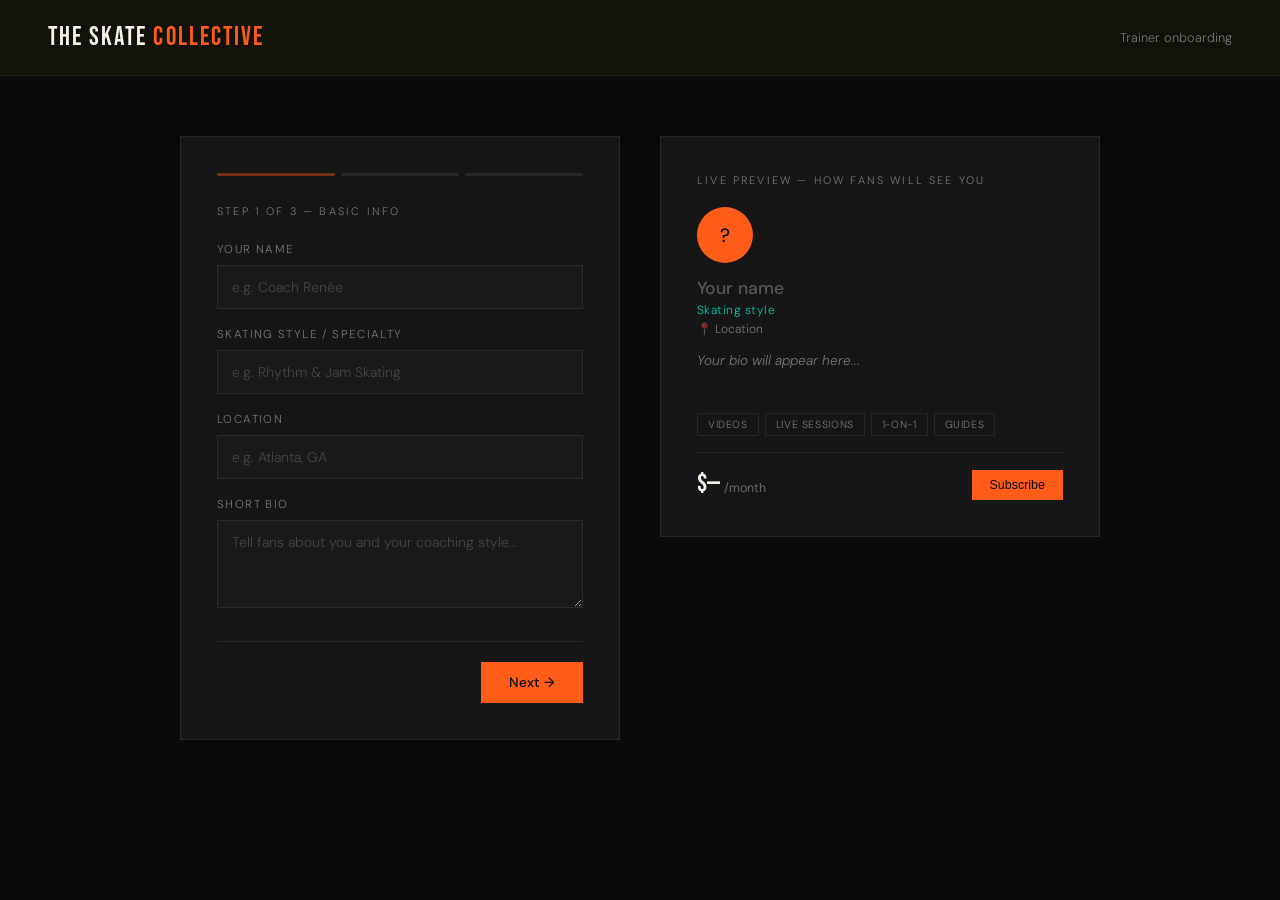
<file: files/trainer-profile-setup.html>
<!DOCTYPE html>
<html lang="en">
<head>
<meta charset="UTF-8">
<meta name="viewport" content="width=device-width, initial-scale=1.0">
<title>Trainer Profile Setup — The Skate Collective</title>
<link href="https://fonts.googleapis.com/css2?family=Bebas+Neue&family=DM+Sans:ital,wght@0,300;0,400;0,500;1,300&display=swap" rel="stylesheet">
<style>
  :root {
    --black: #0a0a0a; --white: #f5f0e8; --orange: #ff5c1a;
    --yellow: #f5c842; --teal: #00c9a7; --dark: #111208;
    --card: #161616; --border: rgba(245,240,232,0.08); --muted: rgba(245,240,232,0.45);
  }
  * { margin: 0; padding: 0; box-sizing: border-box; }
  body { background: var(--black); color: var(--white); font-family: 'DM Sans', sans-serif; font-weight: 300; min-height: 100vh; }

  nav { display: flex; justify-content: space-between; align-items: center; padding: 22px 48px; border-bottom: 1px solid var(--border); background: var(--dark); }
  .logo { font-family: 'Bebas Neue', sans-serif; font-size: 1.6rem; letter-spacing: 0.08em; }
  .logo span { color: var(--orange); }

  .page-wrap { display: grid; grid-template-columns: 1fr 1fr; gap: 40px; max-width: 1000px; margin: 60px auto; padding: 0 40px; align-items: start; }

  .form-card { background: var(--card); border: 1px solid var(--border); padding: 36px; }
  .preview-card { background: var(--card); border: 1px solid var(--border); padding: 36px; position: sticky; top: 40px; }

  .step-bar { display: flex; gap: 6px; margin-bottom: 28px; }
  .step-dot { height: 3px; flex: 1; border-radius: 2px; background: var(--border); transition: background 0.3s; }
  .step-dot.done { background: var(--orange); }
  .step-dot.active { background: rgba(255,92,26,0.4); }

  .step-label { font-size: 0.68rem; letter-spacing: 0.2em; text-transform: uppercase; color: var(--muted); margin-bottom: 24px; }

  .field { margin-bottom: 18px; }
  .field label { display: block; font-size: 0.72rem; letter-spacing: 0.12em; text-transform: uppercase; color: var(--muted); margin-bottom: 8px; }
  .field input, .field textarea, .field select {
    width: 100%; background: #1a1a1a; border: 1px solid var(--border);
    color: var(--white); padding: 12px 14px; font-family: 'DM Sans', sans-serif;
    font-size: 0.88rem; font-weight: 300; outline: none; transition: border-color 0.2s;
  }
  .field input:focus, .field textarea:focus, .field select:focus { border-color: rgba(255,92,26,0.4); }
  .field textarea { min-height: 88px; resize: vertical; }
  .field select option { background: #1a1a1a; }
  .field input::placeholder, .field textarea::placeholder { color: rgba(245,240,232,0.2); }

  .offerings-grid { display: grid; grid-template-columns: 1fr 1fr; gap: 8px; margin-top: 8px; }
  .offering-opt { display: flex; align-items: center; gap: 8px; padding: 12px; border: 1px solid var(--border); cursor: pointer; font-size: 0.82rem; color: var(--muted); transition: all 0.2s; }
  .offering-opt.selected { border-color: rgba(255,92,26,0.4); background: rgba(255,92,26,0.06); color: var(--white); }
  .offering-opt input[type=checkbox] { width: auto; accent-color: var(--orange); }

  .access-toggle { display: flex; margin-top: 8px; }
  .access-opt { flex: 1; padding: 10px; text-align: center; font-size: 0.8rem; border: 1px solid var(--border); cursor: pointer; transition: all 0.2s; color: var(--muted); }
  .access-opt:first-child { border-right: none; }
  .access-opt.active { background: rgba(255,92,26,0.1); border-color: rgba(255,92,26,0.3); color: var(--orange); }

  .btn-row { display: flex; justify-content: space-between; align-items: center; margin-top: 28px; padding-top: 20px; border-top: 1px solid var(--border); }
  .btn-next { background: var(--orange); color: var(--black); border: none; padding: 12px 28px; font-family: 'DM Sans', sans-serif; font-size: 0.85rem; font-weight: 500; cursor: pointer; transition: background 0.2s; }
  .btn-next:hover { background: var(--yellow); }
  .btn-back { background: transparent; color: var(--muted); border: none; font-family: 'DM Sans', sans-serif; font-size: 0.85rem; cursor: pointer; padding: 12px 0; }

  .tab-panel { display: none; }
  .tab-panel.active { display: block; }

  /* Preview */
  .preview-label { font-size: 0.68rem; letter-spacing: 0.2em; text-transform: uppercase; color: var(--muted); margin-bottom: 20px; }
  .prev-avatar { width: 56px; height: 56px; border-radius: 50%; background: var(--orange); display: flex; align-items: center; justify-content: center; font-size: 1.2rem; font-weight: 500; color: var(--black); margin-bottom: 14px; }
  .prev-name { font-size: 1.1rem; font-weight: 500; margin-bottom: 3px; }
  .prev-style { font-size: 0.75rem; color: var(--teal); margin-bottom: 3px; letter-spacing: 0.04em; }
  .prev-loc { font-size: 0.75rem; color: var(--muted); margin-bottom: 12px; }
  .prev-bio { font-size: 0.85rem; color: var(--muted); line-height: 1.7; margin-bottom: 16px; min-height: 48px; font-style: italic; }
  .prev-pills { display: flex; flex-wrap: wrap; gap: 6px; margin-bottom: 16px; }
  .prev-pill { font-size: 0.65rem; padding: 4px 10px; border: 1px solid var(--border); color: var(--muted); letter-spacing: 0.06em; text-transform: uppercase; }
  .prev-pill.active { border-color: rgba(255,92,26,0.4); color: var(--orange); }
  .prev-price-row { display: flex; justify-content: space-between; align-items: center; padding-top: 16px; border-top: 1px solid var(--border); }
  .prev-price { font-family: 'Bebas Neue', sans-serif; font-size: 1.6rem; color: var(--white); }
  .prev-price span { font-family: 'DM Sans', sans-serif; font-size: 0.78rem; font-weight: 300; color: var(--muted); }
  .prev-sub-btn { background: var(--orange); color: var(--black); border: none; padding: 8px 18px; font-size: 0.78rem; font-weight: 500; }

  /* Success */
  .success-wrap { text-align: center; padding: 40px 20px; }
  .success-icon { width: 56px; height: 56px; border-radius: 50%; background: rgba(0,201,167,0.1); display: flex; align-items: center; justify-content: center; margin: 0 auto 20px; font-size: 1.5rem; }
  .success-title { font-family: 'Bebas Neue', sans-serif; font-size: 2rem; margin-bottom: 10px; color: var(--teal); }
  .success-sub { font-size: 0.88rem; color: var(--muted); line-height: 1.7; }

  @media (max-width: 768px) {
    .page-wrap { grid-template-columns: 1fr; padding: 0 20px; }
    nav { padding: 18px 24px; }
    .preview-card { position: static; }
  }
</style>
</head>
<body>

<nav>
  <div class="logo">The Skate <span>Collective</span></div>
  <div style="font-size:0.8rem; color:var(--muted);">Trainer onboarding</div>
</nav>

<div class="page-wrap">
  <!-- Form -->
  <div class="form-card">
    <div class="step-bar">
      <div class="step-dot active" id="s1"></div>
      <div class="step-dot" id="s2"></div>
      <div class="step-dot" id="s3"></div>
    </div>

    <!-- Step 1 -->
    <div class="tab-panel active" id="step1">
      <div class="step-label">Step 1 of 3 — Basic info</div>
      <div class="field">
        <label>Your name</label>
        <input type="text" id="name" placeholder="e.g. Coach Renée" oninput="syncPreview()">
      </div>
      <div class="field">
        <label>Skating style / specialty</label>
        <input type="text" id="style" placeholder="e.g. Rhythm & Jam Skating" oninput="syncPreview()">
      </div>
      <div class="field">
        <label>Location</label>
        <input type="text" id="location" placeholder="e.g. Atlanta, GA" oninput="syncPreview()">
      </div>
      <div class="field">
        <label>Short bio</label>
        <textarea id="bio" placeholder="Tell fans about you and your coaching style..." oninput="syncPreview()"></textarea>
      </div>
      <div class="btn-row">
        <span></span>
        <button class="btn-next" onclick="goStep(2)">Next →</button>
      </div>
    </div>

    <!-- Step 2 -->
    <div class="tab-panel" id="step2">
      <div class="step-label">Step 2 of 3 — What you offer</div>
      <div class="field">
        <label>What will you offer subscribers?</label>
        <div class="offerings-grid">
          <div class="offering-opt" id="opt-videos" onclick="toggleOffering('videos', this)">
            <input type="checkbox" id="cb-videos"> 🎥 Videos & courses
          </div>
          <div class="offering-opt" id="opt-live" onclick="toggleOffering('live', this)">
            <input type="checkbox" id="cb-live"> 📡 Live sessions
          </div>
          <div class="offering-opt" id="opt-1on1" onclick="toggleOffering('1on1', this)">
            <input type="checkbox" id="cb-1on1"> 🤝 1-on-1 bookings
          </div>
          <div class="offering-opt" id="opt-guides" onclick="toggleOffering('guides', this)">
            <input type="checkbox" id="cb-guides"> 📋 Guides & PDFs
          </div>
        </div>
      </div>
      <div class="field">
        <label>Monthly subscription price</label>
        <div style="display:flex; align-items:center; gap:10px;">
          <span style="color:var(--muted); font-size:1rem;">$</span>
          <input type="number" id="price" placeholder="15" min="1" max="999" style="width:120px" oninput="syncPreview()">
          <span style="font-size:0.82rem; color:var(--muted);">/month</span>
        </div>
      </div>
      <div class="field">
        <label>Skill levels you coach</label>
        <div class="access-toggle">
          <div class="access-opt active" onclick="setMulti(this)">Beginner</div>
          <div class="access-opt" onclick="setMulti(this)">Intermediate</div>
          <div class="access-opt" onclick="setMulti(this)">Advanced</div>
        </div>
      </div>
      <div class="btn-row">
        <button class="btn-back" onclick="goStep(1)">← Back</button>
        <button class="btn-next" onclick="goStep(3)">Next →</button>
      </div>
    </div>

    <!-- Step 3 -->
    <div class="tab-panel" id="step3">
      <div class="step-label">Step 3 of 3 — Confirm & submit</div>
      <div class="field">
        <label>Email address</label>
        <input type="email" id="email" placeholder="your@email.com">
      </div>
      <div class="field">
        <label>Instagram handle (optional)</label>
        <input type="text" id="instagram" placeholder="@yourhandle">
      </div>
      <div class="field">
        <label>TikTok handle (optional)</label>
        <input type="text" id="tiktok" placeholder="@yourhandle">
      </div>
      <div style="background:rgba(0,201,167,0.05); border:1px solid rgba(0,201,167,0.15); padding:16px; font-size:0.82rem; color:var(--muted); line-height:1.7; margin-top:8px;">
        🎉 You're joining as an early trainer. <strong style="color:var(--teal)">Zero platform fees for your first 3 months.</strong> We'll be in touch within 24 hours to get you fully set up.
      </div>
      <div class="btn-row">
        <button class="btn-back" onclick="goStep(2)">← Back</button>
        <button class="btn-next" onclick="submitProfile()">Submit profile →</button>
      </div>
    </div>

    <!-- Success -->
    <div class="tab-panel" id="step-done">
      <div class="success-wrap">
        <div class="success-icon">✓</div>
        <div class="success-title">You're in!</div>
        <div class="success-sub">Welcome to The Skate Collective. We'll review your profile and reach out within 24 hours to get you fully live on the platform.<br><br>Built by skaters, for skaters. 🛼</div>
      </div>
    </div>
  </div>

  <!-- Preview -->
  <div class="preview-card">
    <div class="preview-label">Live preview — how fans will see you</div>
    <div class="prev-avatar" id="prev-avatar">?</div>
    <div class="prev-name" id="prev-name" style="color:rgba(245,240,232,0.3)">Your name</div>
    <div class="prev-style" id="prev-style">Skating style</div>
    <div class="prev-loc" id="prev-loc">📍 Location</div>
    <div class="prev-bio" id="prev-bio">Your bio will appear here...</div>
    <div class="prev-pills">
      <div class="prev-pill" id="pill-videos">Videos</div>
      <div class="prev-pill" id="pill-live">Live sessions</div>
      <div class="prev-pill" id="pill-1on1">1-on-1</div>
      <div class="prev-pill" id="pill-guides">Guides</div>
    </div>
    <div class="prev-price-row">
      <div class="prev-price" id="prev-price">$— <span>/month</span></div>
      <button class="prev-sub-btn">Subscribe</button>
    </div>
  </div>
</div>

<script>
  const offerings = { videos: false, live: false, '1on1': false, guides: false };

  function goStep(n) {
    [1,2,3].forEach(i => {
      document.getElementById('step' + i).classList.toggle('active', i === n);
      const dot = document.getElementById('s' + i);
      dot.className = 'step-dot' + (i < n ? ' done' : i === n ? ' active' : '');
    });
  }

  function toggleOffering(key, el) {
    offerings[key] = !offerings[key];
    el.classList.toggle('selected', offerings[key]);
    el.querySelector('input').checked = offerings[key];
    syncPreview();
  }

  function setMulti(el) {
    el.classList.toggle('active');
  }

  function syncPreview() {
    const name = document.getElementById('name').value.trim();
    const style = document.getElementById('style').value.trim();
    const loc = document.getElementById('location').value.trim();
    const bio = document.getElementById('bio').value.trim();
    const price = document.getElementById('price').value;

    const initials = name ? name.split(' ').map(w => w[0]).join('').toUpperCase().slice(0,2) : '?';
    document.getElementById('prev-avatar').textContent = initials;

    const nameEl = document.getElementById('prev-name');
    nameEl.textContent = name || 'Your name';
    nameEl.style.color = name ? 'var(--white)' : 'rgba(245,240,232,0.3)';

    document.getElementById('prev-style').textContent = style || 'Skating style';
    document.getElementById('prev-loc').textContent = loc ? '📍 ' + loc : '📍 Location';

    const bioEl = document.getElementById('prev-bio');
    bioEl.textContent = bio || 'Your bio will appear here...';
    bioEl.style.fontStyle = bio ? 'normal' : 'italic';
    bioEl.style.color = bio ? 'rgba(245,240,232,0.65)' : 'var(--muted)';

    ['videos','live','1on1','guides'].forEach(k => {
      document.getElementById('pill-' + k).className = 'prev-pill' + (offerings[k] ? ' active' : '');
    });

    const priceEl = document.getElementById('prev-price');
    priceEl.innerHTML = price ? '$' + Math.round(price) + ' <span>/month</span>' : '$— <span>/month</span>';
  }

  async function submitProfile() {
    const email = document.getElementById('email').value;
    if (!email || !email.includes('@')) {
      document.getElementById('email').style.borderColor = 'rgba(255,92,26,0.6)';
      return;
    }
    const profile = {
      name: document.getElementById('name').value,
      style: document.getElementById('style').value,
      location: document.getElementById('location').value,
      bio: document.getElementById('bio').value,
      price: document.getElementById('price').value,
      offerings,
      email,
      instagram: document.getElementById('instagram').value,
      tiktok: document.getElementById('tiktok').value,
      date: new Date().toISOString()
    };
    try {
      const existing = await window.storage.get('trainer-profiles').catch(() => null);
      const list = existing ? JSON.parse(existing.value) : [];
      list.push(profile);
      await window.storage.set('trainer-profiles', JSON.stringify(list));
    } catch(e) {}
    [1,2,3].forEach(i => document.getElementById('step'+i).classList.remove('active'));
    document.getElementById('step-done').classList.add('active');
    document.querySelectorAll('.step-dot').forEach(d => d.className = 'step-dot done');
  }
</script>
</body>
</html>
</file>
